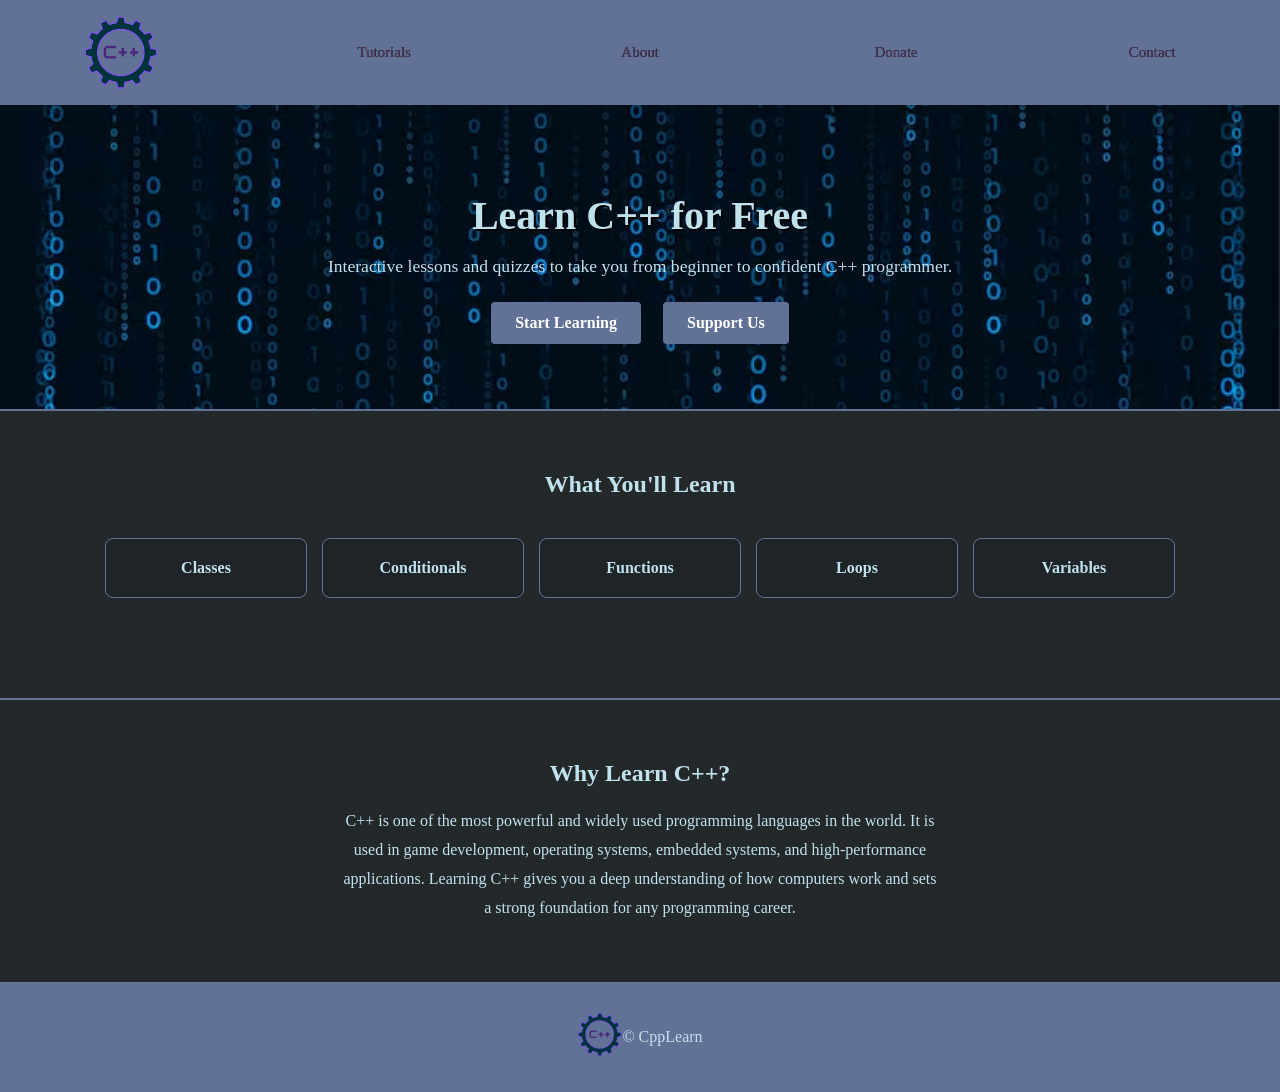
<file: index.html>
<!DOCTYPE html>
<html lang="en">
<head>
  <meta charset="UTF-8" />
  <meta name="viewport" content="width=device-width, initial-scale=1.0" />
  <title>LearnC++ – Home</title>
  <link rel="stylesheet" href="css/styles.css" />
  <link rel="icon" href="./images/logo.png" type="image/png">
  <style>
    .hero-text {
      background-image: url('images/homepagebg.avif');
      background-size: cover;
      background-position: center;
      padding: 60px 40px;
      text-align: center;
      border-bottom: 2px solid #627296;
    }
    .hero-text h1 {
      font-size: 2.5rem;
      margin-bottom: 10px;
    }
    .hero-text p {
      font-size: 1.1rem;
      margin-bottom: 20px;
    }
    .hero-text a {
      display: inline-block;
      margin: 5px;
      padding: 12px 24px;
      border-radius: 4px;
      text-decoration: none;
      font-weight: bold;
      background-color: #627296;
      color: #fff;
    }
    .hero-text a:hover {
      background-color: #6a7c83;
    }
    #text {
      padding: 40px;
    }
    #text h2 {
      margin-bottom: 20px;
    }
    .topic-grid {
      display: flex;
      flex-wrap: wrap;
      gap: 15px;
      justify-content: center;
      margin-bottom: 40px;
    }
    .topic-card {
      background-color: #1e2427;
      border: 1px solid #627296;
      border-radius: 8px;
      padding: 20px 30px;
      text-decoration: none;
      color: #c0e2ed;
      font-weight: bold;
      min-width: 140px;
      text-align: center;
    }
    .topic-card:hover {
      background-color: #627296;
      color: #fff;
    }
    .about-section {
      border-top: 2px solid #627296;
      padding: 40px;
      text-align: center;
    }
    .about-section p {
      max-width: 600px;
      margin: 0 auto;
      line-height: 1.8;
    }
  </style>
</head>
<body>
  <nav class="navbar">
    <ul class="list" id="nav-bar">
        <li class="nav-box home">
            <a class="nav-box home" href="./index.html"><img src="./images/logo.png" alt="Logo" class="logo" style="display: block; margin: 0 auto; height: 75px; width: auto; padding: 15px 25px 15px 10px;"></a></li>
        <li class="nav-box"><a class="nav-box" href="./pages/tutorials.html">Tutorials</a></li>
        <li class="nav-box"><a class="nav-box" href="./pages/aboutus.html">About</a></li>
        <li class="nav-box"><a class="nav-box" href="./pages/donate.html">Donate</a></li>
        <li class="nav-box"><a class="nav-box" href="./pages/contact.html">Contact</a></li>
    </ul>
  </nav>

  <main>
    <div class="hero-text">
      <h1>Learn C++ for Free</h1>
      <p>Interactive lessons and quizzes to take you from beginner to confident C++ programmer.</p>
      <a href="pages/tutorials.html">Start Learning</a>
      &nbsp;
      <a href="pages/donate.html">Support Us</a>
    </div>

    <div id="text">
      <h2>What You'll Learn</h2>
      <div class="topic-grid">
        <a href="pages/classes.html" class="topic-card">Classes</a>
        <a href="pages/conditionals.html" class="topic-card">Conditionals</a>
        <a href="pages/functions.html" class="topic-card">Functions</a>
        <a href="pages/loops.html" class="topic-card">Loops</a>
        <a href="pages/variables.html" class="topic-card">Variables</a>
      </div>
    </div>

    <div class="about-section">
      <h2>Why Learn C++?</h2>
      <p>C++ is one of the most powerful and widely used programming languages in the world. It is used in game development, operating systems, embedded systems, and high-performance applications. Learning C++ gives you a deep understanding of how computers work and sets a strong foundation for any programming career.</p>
    </div>
  </main>

  <footer>
    <a href="index.html"><img src="images/logo.png" alt="LearnC++ Logo" class="logo" /></a>
    <p>&copy; CppLearn</p>
  </footer>
</body>
</html>
</file>
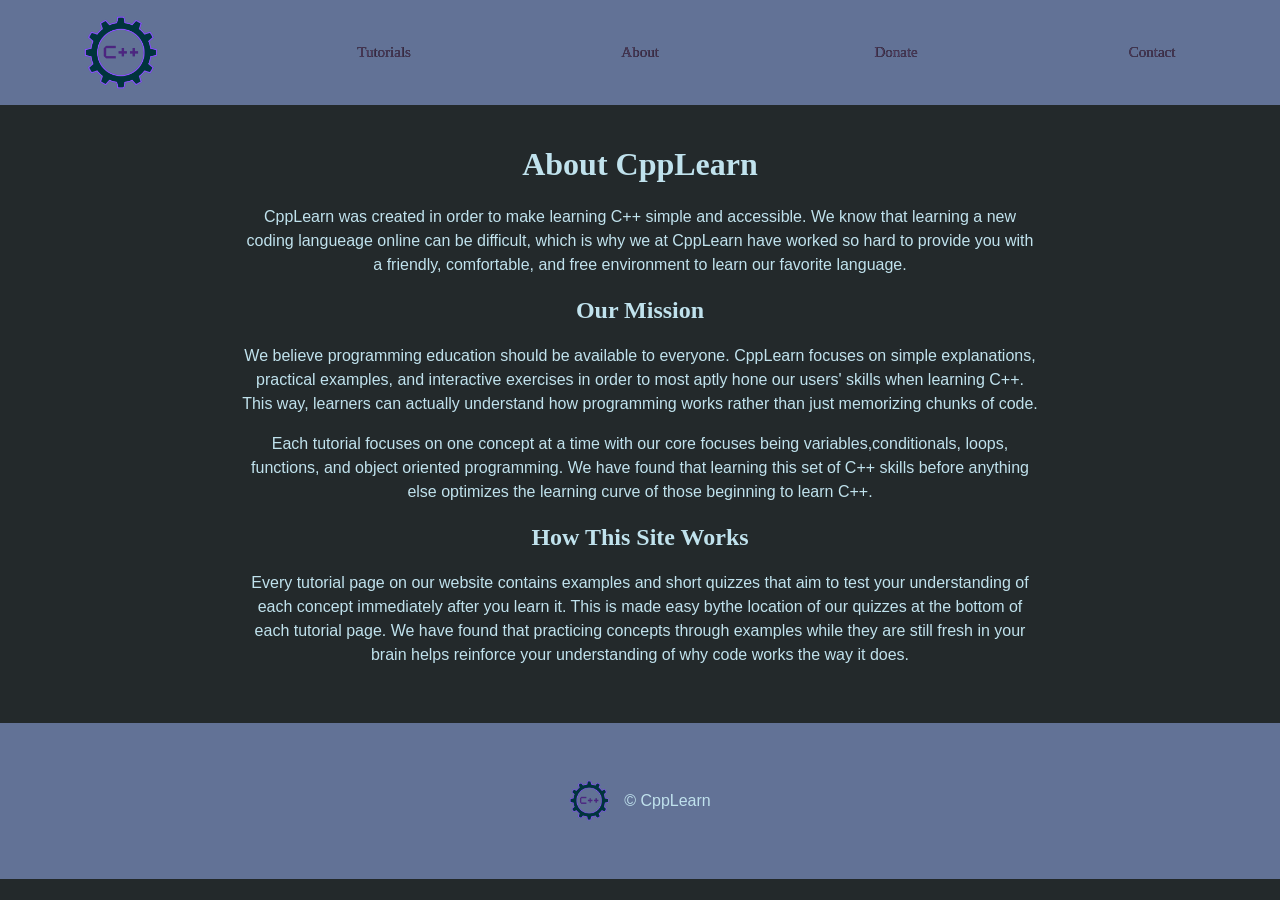
<file: pages/aboutus.html>
<!DOCTYPE html>
<html lang="en">
<head>
<meta charset="UTF-8">
<meta name="viewport" content="width=device-width, initial-scale=1.0">
<title>About CppLearn</title>
<link rel="stylesheet" href="../css/styles.css">
<link rel="icon" href="../images/logo.png" type="image/png">

<style>

html, body {
    overflow-x:hidden;
    width:100%;
}
#text {
    width:100%;
    max-width:1000px;
    margin:0 auto;
    padding:0 20px;
    box-sizing:border-box;
}
p {
    max-width:800px;
    font-family:sans-serif;
    line-height:1.5;
}
.about-intro {
    border-bottom:2px solid #627296;
    max-width:800px;
}
</style>
    
</head>
    <body
        <header>
        <nav class="navbar">
            <ul class="list" id="nav-bar">
                <li class="nav-box home">
                    <a class="nav-box home" href="../index.html">
                        <img src="../images/logo.png" class="logo" style="display:block;margin:0 auto;height:75px;width:auto;padding:15px 25px 15px 10px;">
                    </a>
                </li>
                <li class="nav-box"><a class="nav-box" href="../pages/tutorials.html">Tutorials</a></li>
                <li class="nav-box"><a class="nav-box" href="../pages/aboutus.html">About</a></li>
                <li class="nav-box"><a class="nav-box" href="../pages/donate.html">Donate</a></li>
                <li class="nav-box"><a class="nav-box" href="../pages/contact.html">Contact</a></li>
            </ul>
        </nav>
    </header>
        <div id="text">
            <div style="max-width:800px; margin:auto;">
                <h1>About CppLearn</h1>
                <p class="paragraph">
                    CppLearn was created in order to make learning C++ simple and accessible.
                    We know that learning a new coding langueage online can be difficult, which
                    is why we at CppLearn have worked so hard to provide you with a friendly,
                    comfortable, and free environment to learn our favorite language.
                </p>
                <h2>Our Mission</h2>
                <p>
                    We believe programming education should be available to everyone.
                    CppLearn focuses on simple explanations, practical examples,
                    and interactive exercises in order to most aptly hone our users'
                    skills when learning C++. This way, learners can actually understand
                    how programming works rather than just memorizing chunks of code.
                </p>
                <p>
                    Each tutorial focuses on one concept at a time with our core focuses 
                    being variables,conditionals, loops, functions, and object oriented
                    programming. We have found that learning this set of C++ skills before
                    anything else optimizes the learning curve of those beginning to learn C++.
                </p>
                <h2>How This Site Works</h2>
                <p>
                    Every tutorial page on our website contains examples and short quizzes
                    that aim to test your understanding of each concept immediately after 
                    you learn it. This is made easy bythe location of our quizzes at the 
                    bottom of each tutorial page. We have found that practicing concepts
                    through examples while they are still fresh in your brain helps reinforce
                    your understanding of why code works the way it does.
                </p>
            </div>
        </div>
<footer>
<div id="footer">
<img src="../images/logo.png" width="40">
<p>© CppLearn</p>
</div>
</footer>

</body>
</html>
</file>
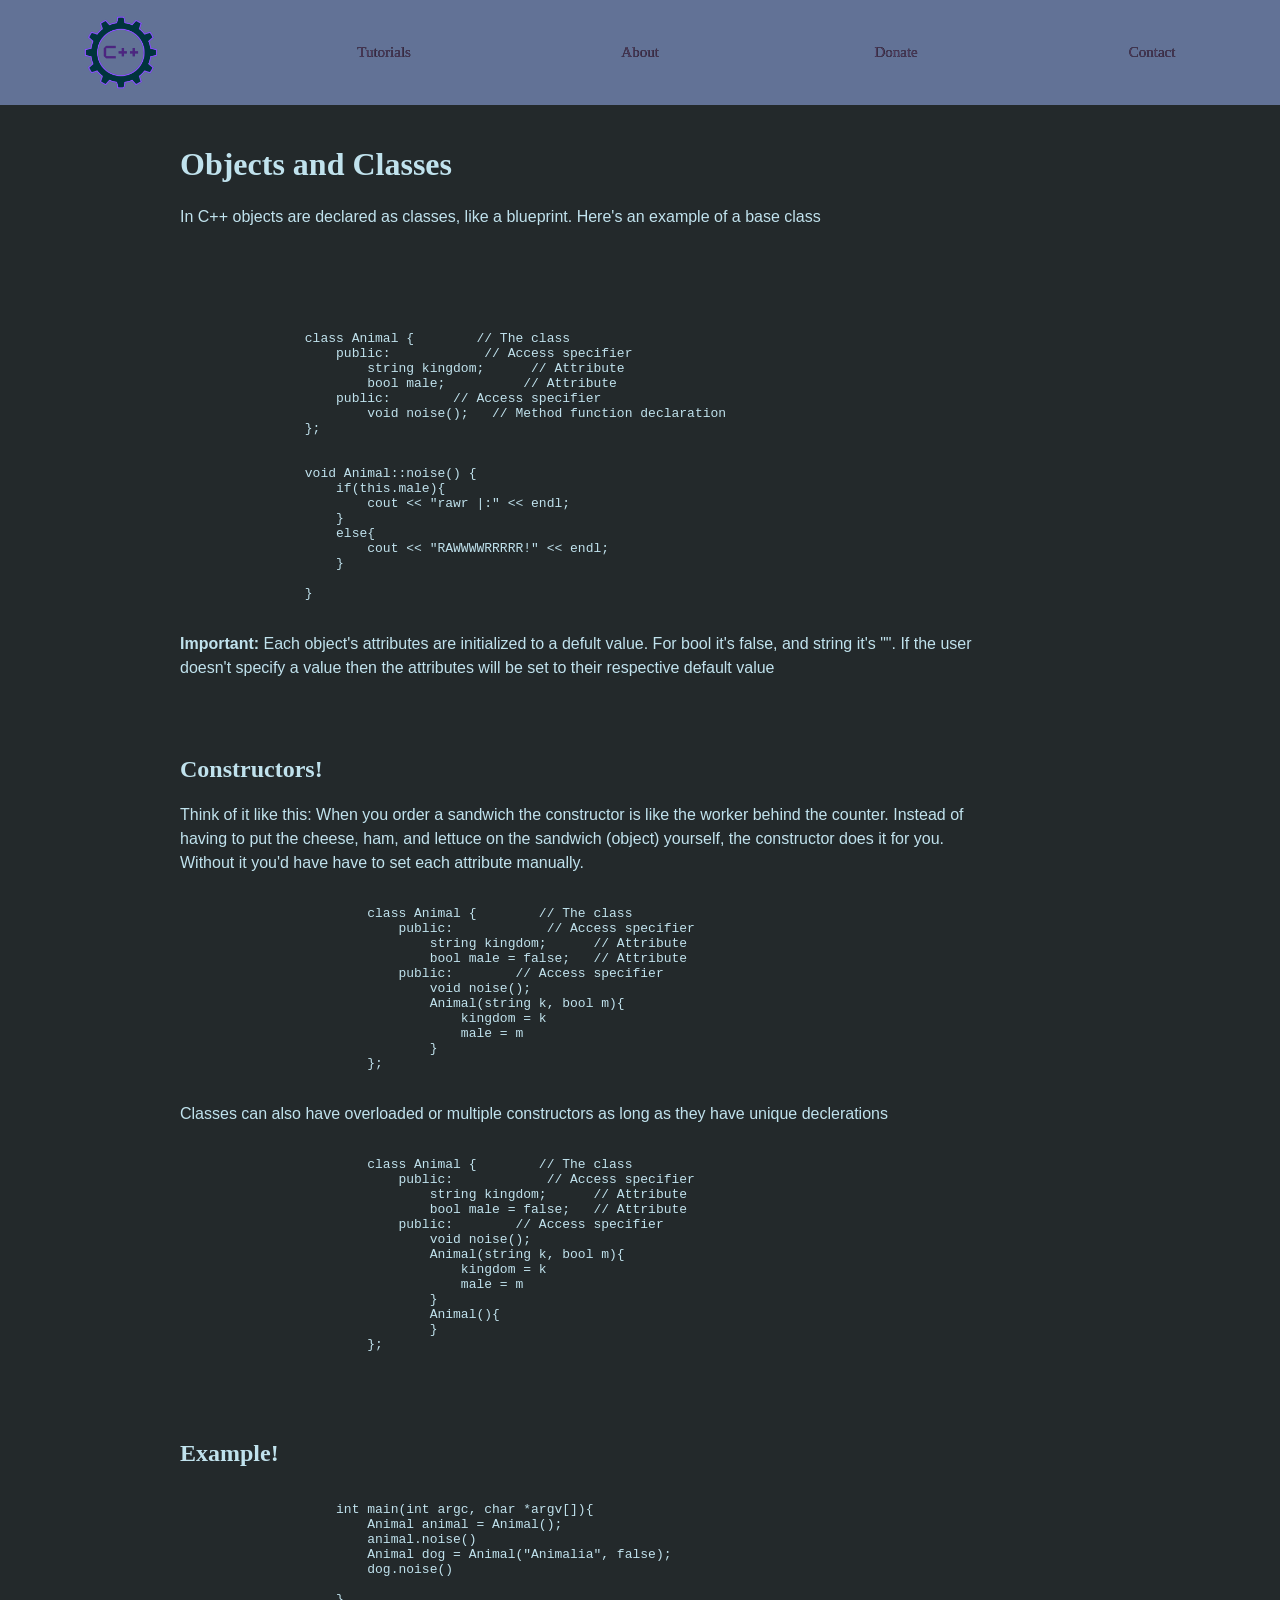
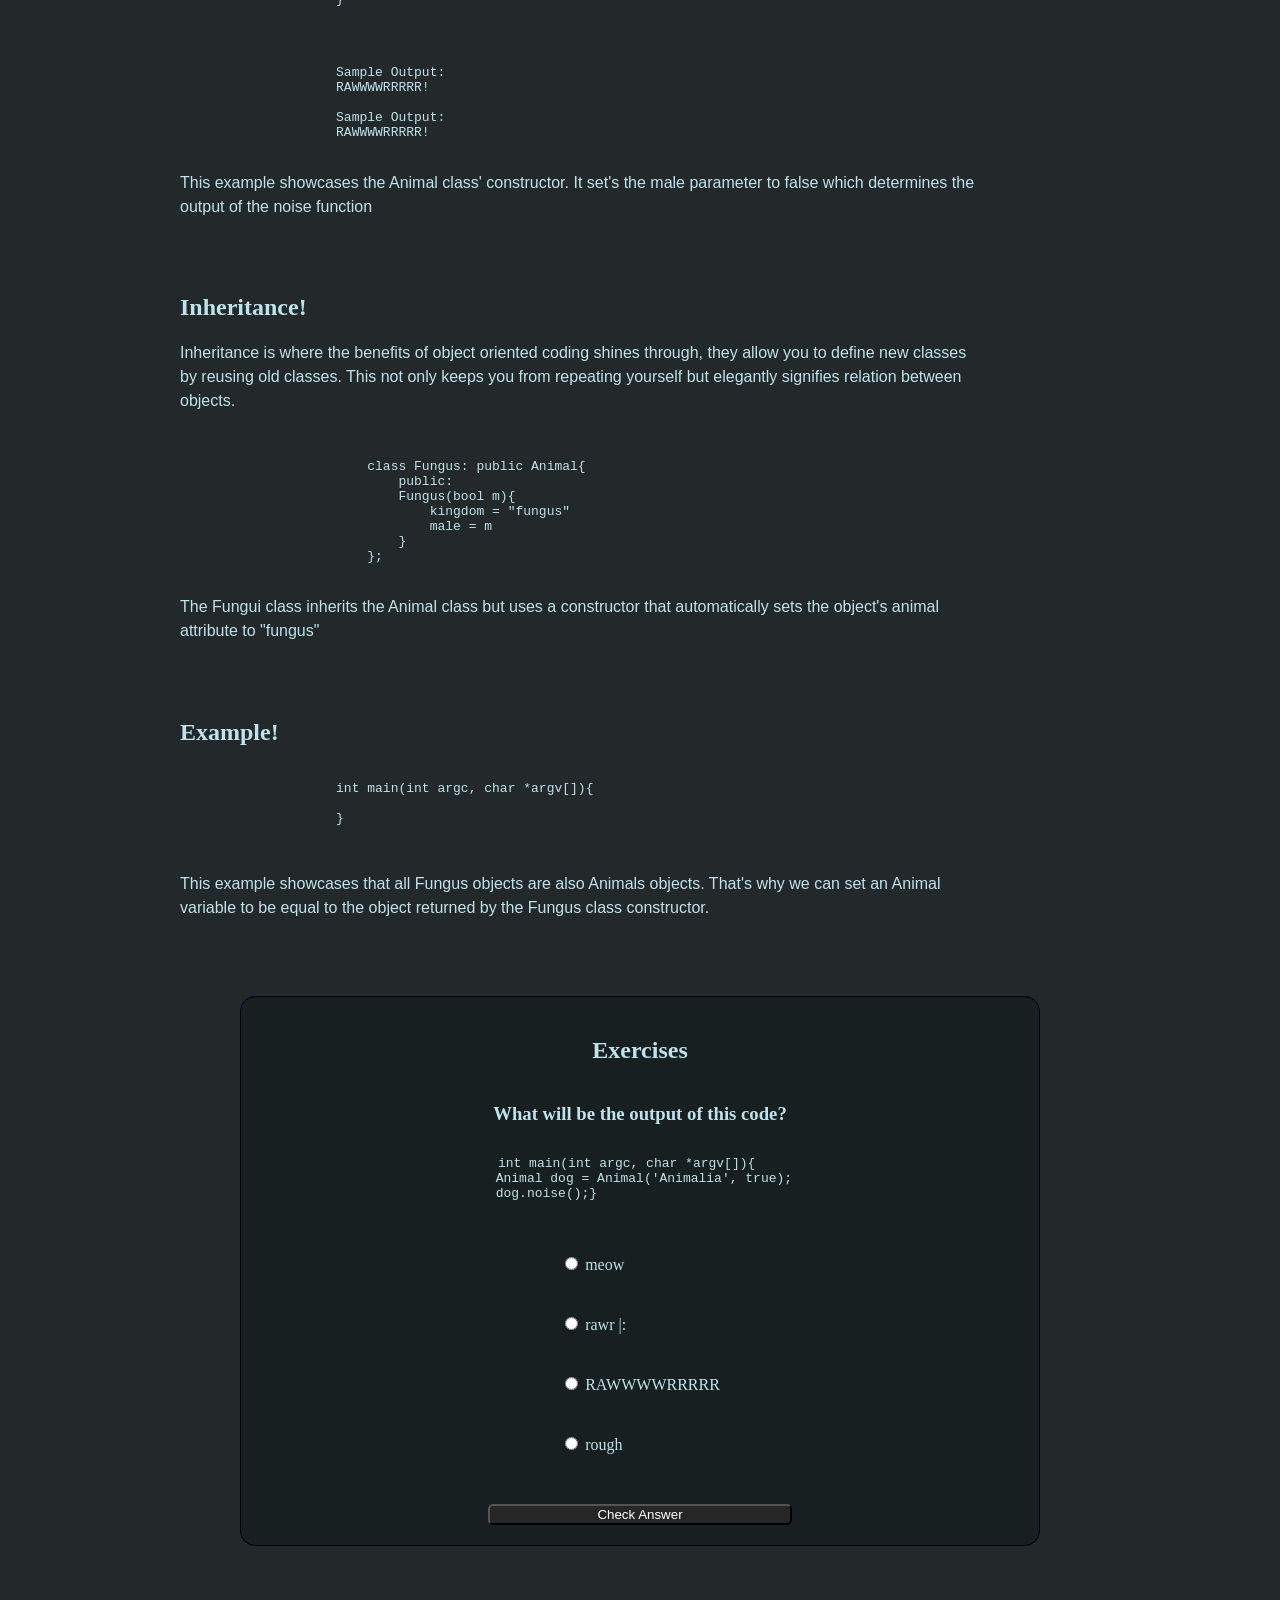
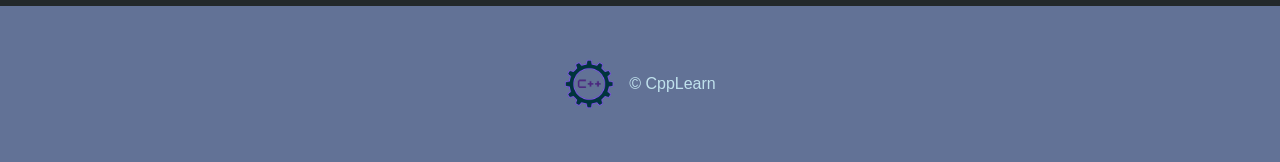
<file: pages/classes.html>
<!DOCTYPE html>
<html lang="en">
<!-- HEADER -->
<!-- HEADER -->
<head>
    <meta charset="UTF-8">
    <meta name="viewport" content="width=device-width, initial-scale=1.0">
    <title> C++ Loops</title>
    <link rel="stylesheet" href="../css/styles.css">
    <link rel="icon" href="../images/logo.png" type="image/png">
    <style>
        html, body {
            overflow-x: hidden;
            width: 100%;
        }
        .page-wrapper {
            width: 100%;
            padding: 0 0 20px 0;
            margin: 0;
            overflow-x: hidden;
        }
        .loop-intro{
            border-bottom: 2px solid #627296;
            width: 100%;
            max-width: 800px;
        }
        #text {
            width: 100%;
            max-width: 1000px;
            margin: 0 auto;
            padding: 0 20px;
            box-sizing: border-box;
        }
        p {
            width: 100%;
            max-width: 800px;
            font-family: sans-serif;
            line-height: 1.5;
            margin-left: 0;
            margin-right: auto;

        }
        .code {
            border-radius: 5px;
            width: fit-content;  
            max-width: 100%;      
            min-width: 200px;     
            margin: 10px 0;      
            background-color: #1e2427;
            padding: 10px;
            overflow-x: auto;
        }
        button {
            margin-top: 10px;
            width: 40%;
            color: #fff;
            background-color: #262627;
            border-radius: 5px;
        }
        .quiz-code {
            max-width: 100%;
            overflow-x: auto;
        }
        .quiz-box {
            border: 1px solid #001;
            background-color: rgb(24, 31, 32);
            border-radius: 15px;
            width: 100%;
            max-width: 800px;
            height: auto;
            display: flex;
            flex-direction: column;
            align-items: center; 
            justify-content: center;
            padding: 20px;
            margin: 20px auto;
            box-sizing: border-box;
        }
        div {
            text-align: left;
        }
        code {
            padding: 10px;
            max-width: 75%;
        }
        footer {
            width: 100%;
            display: flex;
            justify-content: center;
        }
    </style>
</head>
<!-- HEADER -->


 

    



<body>
    <header>
        <!-- NAV BAR -->
        <nav class="navbar">
            <ul class="list" id="nav-bar">
                <li class="nav-box home">
                    <a class="nav-box home" href="../index.html"><img src="../images/logo.png" alt="Logo" class="logo" style="display: block; margin: 0 auto; height: 75px; width: auto; padding: 15px 25px 15px 10px;"></a></li>
                <li class="nav-box"><a class="nav-box" href="../pages/tutorials.html">Tutorials</a></li>
                <li class="nav-box"><a class="nav-box" href="../pages/aboutus.html">About</a></li>
                <li class="nav-box"><a class="nav-box" href="../pages/donate.html">Donate</a></li>
                <li class="nav-box"><a class="nav-box" href="../pages/contact.html">Contact</a></li>
            </ul>
          </nav>
        <!-- background image -->
    </header>    

    <div id="text">
        <div class="class-intro">
            <h1 id="donate-header">Objects and Classes</h1>
            <p class="paragraph">In C++ objects are declared as classes, like a blueprint. Here's an example of a base class
            </p><br>
        </div>
        <div id="base-class">
        <pre><code>
                class Animal {        // The class
                    public:            // Access specifier
                        string kingdom;      // Attribute
                        bool male;          // Attribute
                    public:        // Access specifier
                        void noise();   // Method function declaration
                };


                void Animal::noise() {
                    if(this.male){
                        cout << "rawr |:" << endl;
                    }
                    else{
                        cout << "RAWWWWRRRRR!" << endl;
                    }
                    
                }
            </code></pre>
            <p class="warning"><strong>Important: </strong> Each object's attributes are initialized to a defult value. For bool it's false, and string it's "". 
                If the user doesn't specify a value then the attributes will be set to their respective default value</p>
            </div>


            <div id="constructors">
                <h2> Constructors! </h2>
                <p>Think of it like this: When you order a sandwich the constructor is like the worker behind the counter. 
                    Instead of having to put the cheese, ham, and lettuce on the sandwich (object) yourself, 
                    the constructor does it for you. Without it you'd have have to set each attribute manually. 

                    </p>
                    <pre><code>
                        class Animal {        // The class
                            public:            // Access specifier
                                string kingdom;      // Attribute
                                bool male = false;   // Attribute
                            public:        // Access specifier
                                void noise();
                                Animal(string k, bool m){
                                    kingdom = k
                                    male = m
                                }
                        }; 
                    </pre></code>
                    <p> Classes can also have overloaded or multiple constructors as long as they have unique declerations</p>
                    <pre><code>
                        class Animal {        // The class
                            public:            // Access specifier
                                string kingdom;      // Attribute
                                bool male = false;   // Attribute
                            public:        // Access specifier
                                void noise();
                                Animal(string k, bool m){
                                    kingdom = k
                                    male = m
                                }
                                Animal(){
                                }
                        }; 
                    </pre></code>
           </div>
    
            <div class="example">
                <h2>Example! </h2>
                <pre><code>
                    int main(int argc, char *argv[]){
                        Animal animal = Animal();
                        animal.noise()
                        Animal dog = Animal("Animalia", false);
                        dog.noise()
                        
                    }
                            
                </code></pre>
                <pre><code>
                    Sample Output:
                    RAWWWWRRRRR!

                    Sample Output:
                    RAWWWWRRRRR!
                </code></pre>
                <p>This example showcases the Animal class' constructor. It set's the male parameter to false which determines the output of the noise function</p>

            </div>

            <div id="inheritance">
                <h2> Inheritance! </h2>
                <p> Inheritance is where the benefits of object oriented coding shines through, they allow you to define new classes by reusing old classes. 
                    This not only keeps you from repeating yourself but elegantly signifies relation between objects. </p>
                    <pre><code>

                        class Fungus: public Animal{
                            public:
                            Fungus(bool m){
                                kingdom = "fungus"
                                male = m
                            }
                        };
                    </pre></code>
                    <p> The Fungui class inherits the Animal class but uses a constructor that automatically sets the object's animal attribute to "fungus"</p>
           </div>

           <div class="example">
                <h2>Example! </h2>
                <pre><code>
                    int main(int argc, char *argv[]){
                        
                    }
 
                </code></pre>
                <p>This example showcases that all Fungus objects are also Animals objects. That's why we can set an Animal variable to be equal to the object returned by the Fungus class constructor.
        </div>


            
            <div class="classes" id="exercises"></div>

        </div>
          
        <footer>
            <div id="footer">
                <img src="../images/logo.png" alt="c++" style="width: 50px;">
                <p>&copy; CppLearn</p>
            </div>
        </footer>
    <script src="https://code.jquery.com/jquery-3.7.1.min.js"></script>
    <script src="../js/classes.js"></script>
</body>
</html>
</file>
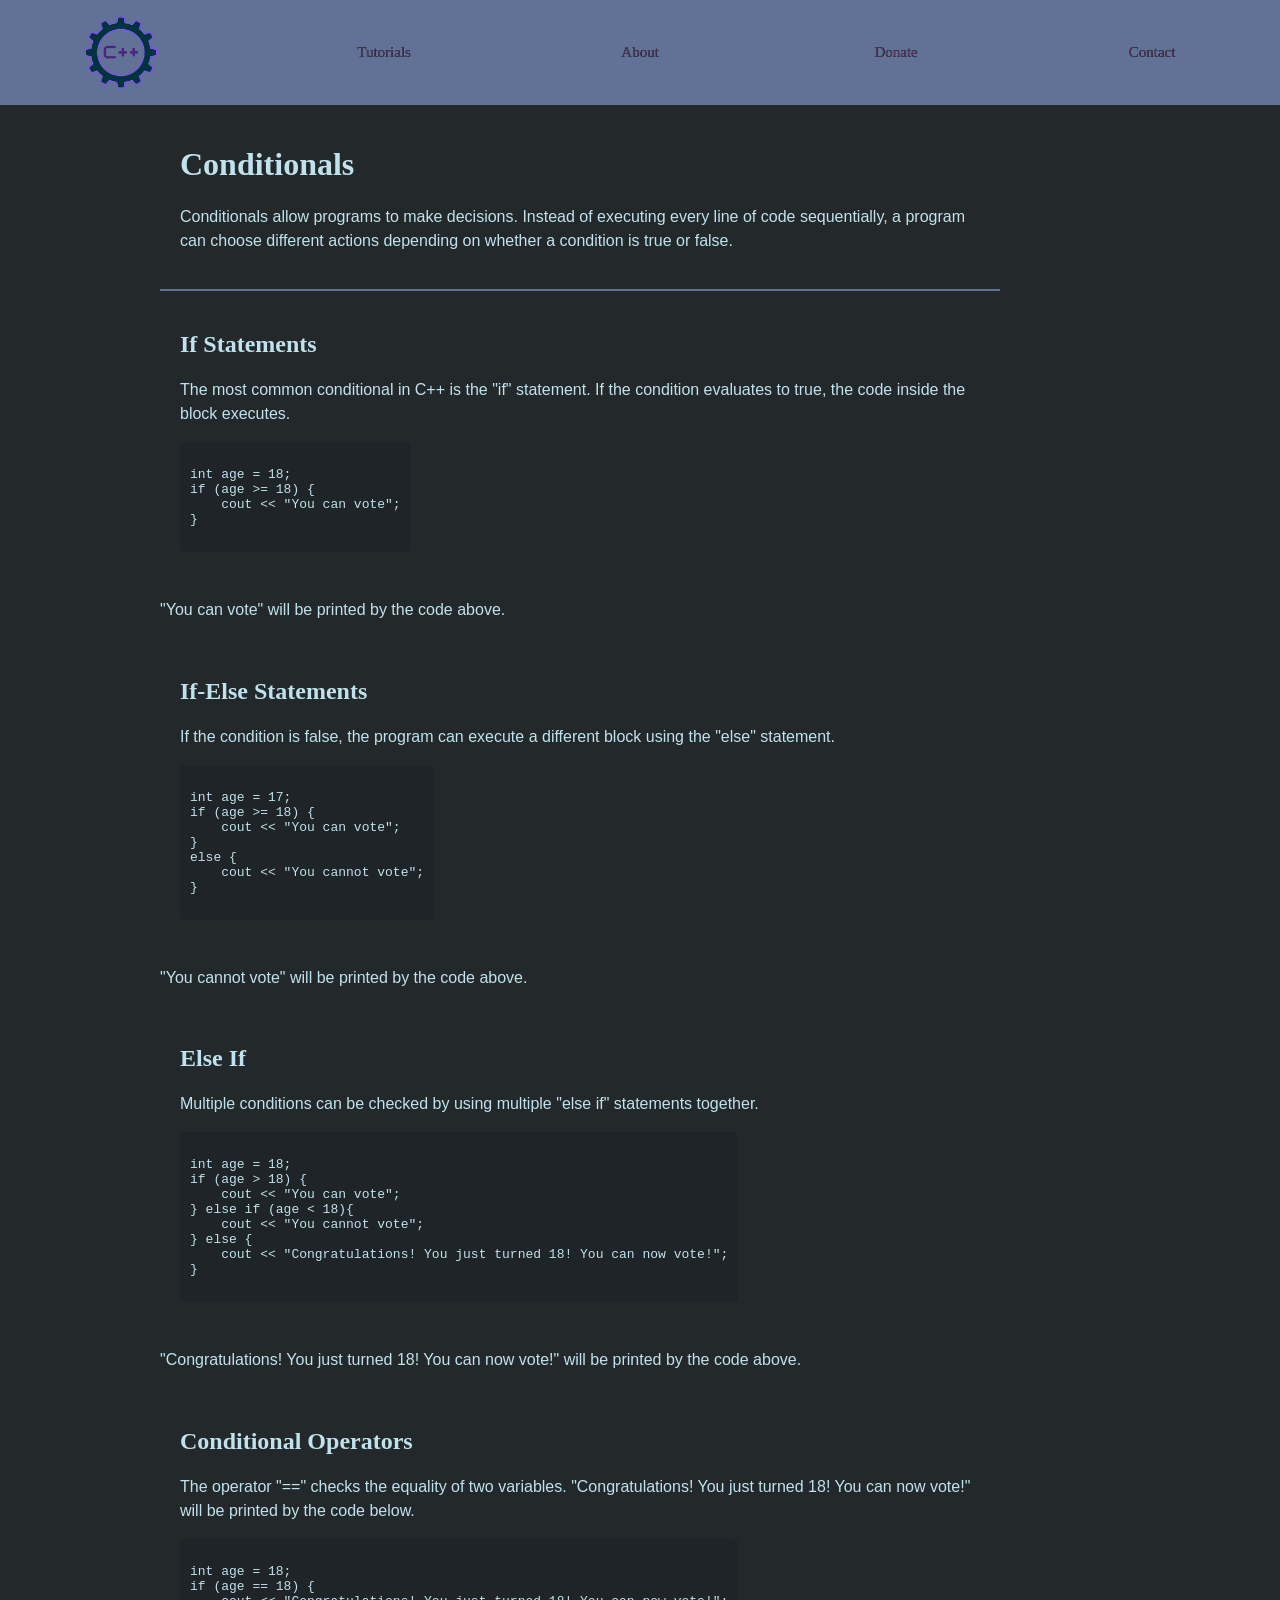
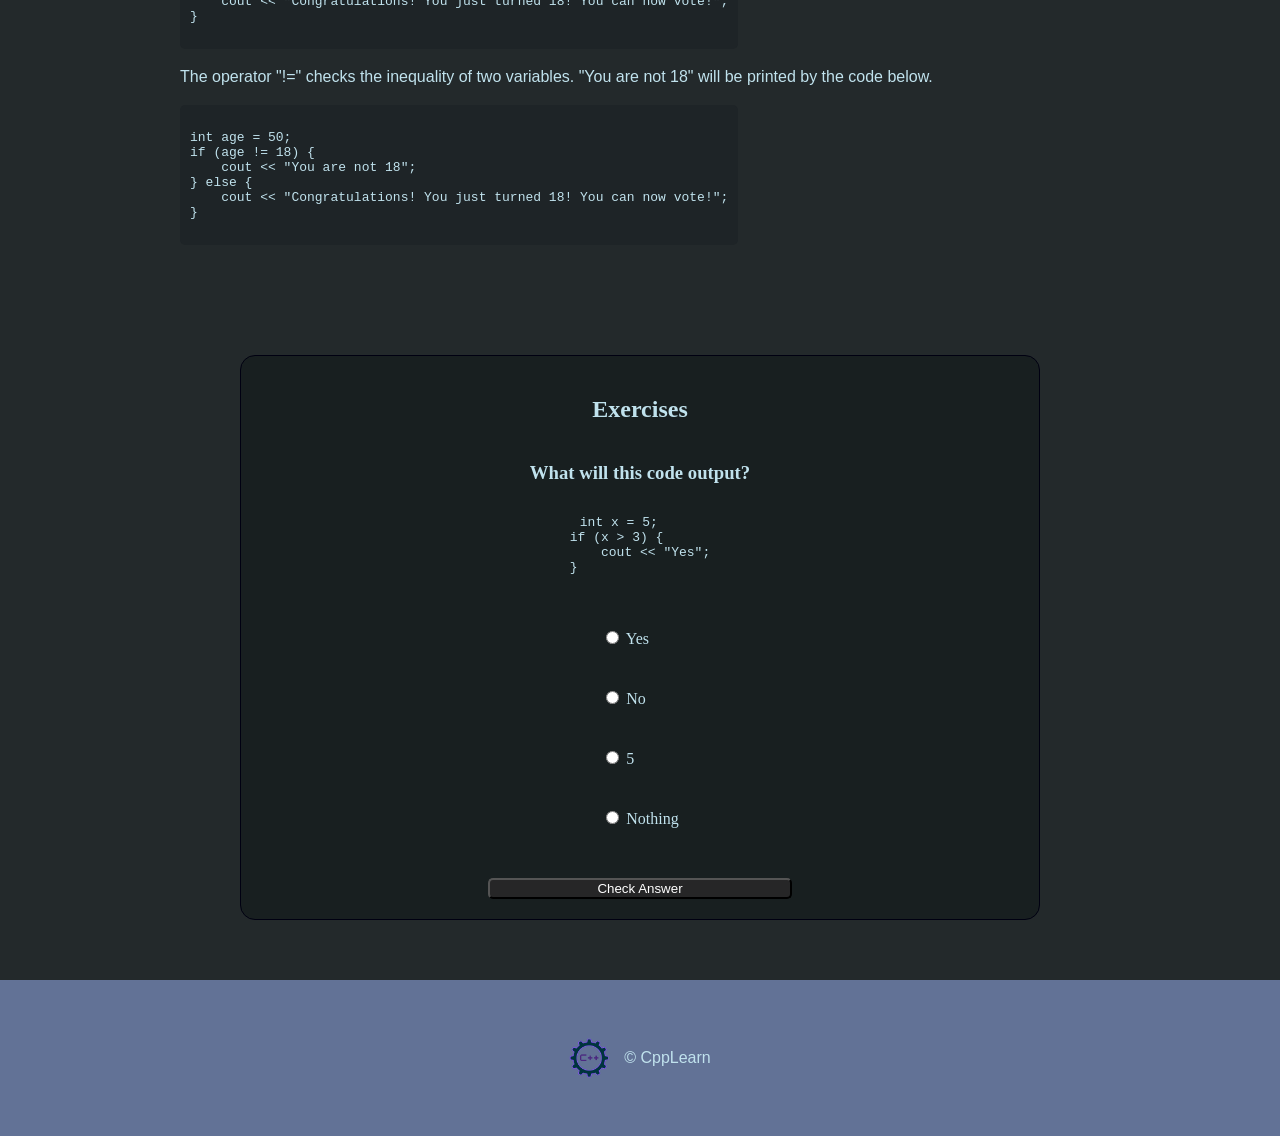
<file: pages/conditionals.html>
<!DOCTYPE html>
<html lang="en">

<head>
    <meta charset="UTF-8">
    <meta name="viewport" content="width=device-width, initial-scale=1.0">
    <title>C++ Conditionals</title>
    <link rel="stylesheet" href="../css/styles.css">
    <link rel="icon" href="../images/logo.png" type="image/png">
    <script src="https://code.jquery.com/jquery-3.6.0.min.js"></script>
    <script src="../js/conditionals.js"></script>
    
</head>
    <style>
        html, body {
            overflow-x: hidden;
            width: 100%;
        }
        .page-wrapper {
            width: 100%;
            padding: 0 0 20px 0;
            margin: 0;
            overflow-x: hidden;
        }
        .loop-intro{
            border-bottom: 2px solid #627296;
            width: 100%;
            max-width: 800px;
        }
        #text {
            width: 100%;
            max-width: 1000px;
            margin: 0 auto;
            padding: 0 20px;
            box-sizing: border-box;
        }
        p {
            width: 100%;
            max-width: 800px;
            font-family: sans-serif;
            line-height: 1.5;
            margin-left: 0;
            margin-right: auto;
        }
        .code {
            border-radius: 5px;
            width: fit-content;  
            max-width: 100%;      
            min-width: 200px;     
            margin: 10px 0;      
            background-color: #1e2427;
            padding: 10px;
            overflow-x: auto;
        }
        button {
            margin-top: 10px;
            width: 40%;
            color: #fff;
            background-color: #262627;
            border-radius: 5px;
        }
        .quiz-code {
            max-width: 100%;
            overflow-x: auto;
        }
        .quiz-box {
            border: 1px solid #001;
            background-color: rgb(24, 31, 32);
            border-radius: 15px;
            width: 100%;
            max-width: 800px;
            height: auto;
            display: flex;
            flex-direction: column;
            align-items: center; 
            justify-content: center;
            padding: 20px;
            margin: 20px auto;
            box-sizing: border-box;
        }
        #exercises {
            margin-top: 40px;
        }
        div {
            text-align: left;
        }
        code {
            padding: 10px;
            max-width: 75%;
        }
        footer {
            width: 100%;
            display: flex;
            justify-content: center;
        }
    </style>
<body>

<header>
    <nav class="navbar">
        <ul class="list" id="nav-bar">
            <li class="nav-box home">
                <a class="nav-box home" href="../index.html"><img src="../images/logo.png" class="logo" style="display:block;margin:0 auto;height:75px;width:auto;padding:15px 25px 15px 10px;"></a></li>
            <li class="nav-box"><a class="nav-box" href="../pages/tutorials.html">Tutorials</a></li>
            <li class="nav-box"><a class="nav-box" href="../pages/aboutus.html">About</a></li>
            <li class="nav-box"><a class="nav-box" href="../pages/donate.html">Donate</a></li>
            <li class="nav-box"><a class="nav-box" href="../pages/contact.html">Contact</a></li>
        </ul>
    </nav>

</header>

<div id="text">
        <div class="loop-intro">
            <h1>Conditionals</h1>
            <p class="paragraph">Conditionals allow programs to make decisions. Instead of executing every line of code sequentially, a program can choose different actions depending on whether a condition is true or false.
            </p>
        </div>
        <div>
            <h2>If Statements</h2>
            <p>
                The most common conditional in C++ is the "if" statement. If the condition evaluates to true, the code inside the block executes.
            </p>
            <pre class="code"><code>
int age = 18;
if (age >= 18) {
    cout << "You can vote";
}
            </code></pre>
        </div>
            <p>
                "You can vote" will be printed by the code above.
            </p>
        <div>
            <h2>If-Else Statements</h2>
            <p>
                If the condition is false, the program can execute a different block using the "else" statement.
            </p>
            <pre class="code"><code>
int age = 17;
if (age >= 18) {
    cout << "You can vote";
} 
else {
    cout << "You cannot vote";
}
            </code></pre>
        </div>
            <p>
                "You cannot vote" will be printed by the code above.
            </p>
        <div>
            <h2>Else If</h2>
            <p>
                Multiple conditions can be checked by using multiple "else if" statements together.
            </p>
            <pre class="code"><code>
int age = 18;
if (age > 18) {
    cout << "You can vote";
} else if (age < 18){
    cout << "You cannot vote";
} else {
    cout << "Congratulations! You just turned 18! You can now vote!";
}
            </code></pre>
        </div>
            <p>
                "Congratulations! You just turned 18! You can now vote!" will be printed by the code above.
            </p>
        <div>
            <h2>Conditional Operators</h2>
            <p>
                The operator "==" checks the equality of two variables. "Congratulations! You just turned 18! You can now vote!" will be printed by the code below.
            </p>
            <pre class="code"><code>
int age = 18;
if (age == 18) {
    cout << "Congratulations! You just turned 18! You can now vote!";
}
            </code></pre>
            <p>
                The operator "!=" checks the inequality of two variables. "You are not 18" will be printed by the code below.
            </p>
            <pre class="code"><code>
int age = 50;
if (age != 18) {
    cout << "You are not 18";
} else {
    cout << "Congratulations! You just turned 18! You can now vote!";
}
            </code></pre>
        </div>
        <div id="exercises"></div>
    </div>

    <footer>
        <div id="footer">
            <img src="../images/logo.png" width="40">
            <p>© CppLearn</p>
        </div>
    </footer>
</body>
</html>
</file>
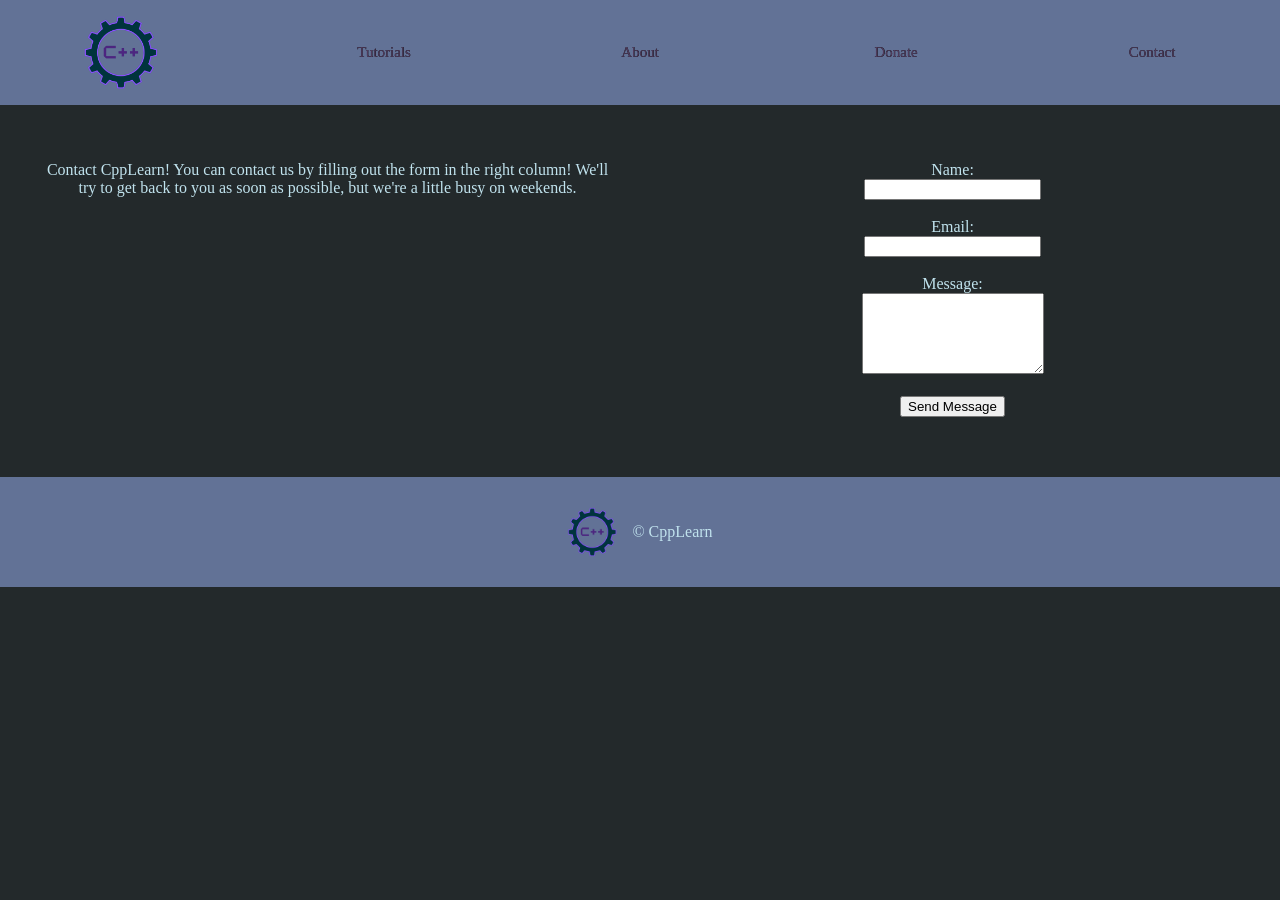
<file: pages/contact.html>
<!DOCTYPE html>
<html lang="en">
<!-- HEADER -->

<head>
    <meta charset="UTF-8">
    <meta name="viewport" content="width=device-width, initial-scale=1.0">
    <title> Contact CppLearn</title>
    <link rel="stylesheet" href="../css/styles.css">
    <link rel="icon" href="../images/logo.png" type="image/png">
    <style>
        .container {
            display: grid;
            grid-template-columns: 1fr 1fr;
            gap: 10px;
        }

        .box {
            padding: 20px;
        }

        #footer {
            padding: 0;
        }
    </style>
</head>
<!-- HEADER -->

<body>
    <header>
        <!-- NAV BAR -->
        <nav class="navbar">
            <ul class="list" id="nav-bar">
                <li class="nav-box home">
                    <a class="nav-box home" href="../index.html"><img src="../images/logo.png" alt="Logo" class="logo" style="display: block; margin: 0 auto; height: 75px; width: auto; padding: 15px 25px 15px 10px;"></a></li>
                <li class="nav-box"><a class="nav-box" href="../pages/tutorials.html">Tutorials</a></li>
                <li class="nav-box"><a class="nav-box" href="../pages/aboutus.html">About</a></li>
                <li class="nav-box"><a class="nav-box" href="../pages/donate.html">Donate</a></li>
                <li class="nav-box"><a class="nav-box" href="../pages/contact.html">Contact</a></li>
            </ul>
          </nav>
        <!-- background image -->
        <!-- <img src="home.jpg" alt="neon-arcade" class="hero-image"> -->
    </header>

    <div class="container">
        <div class="box">
            <p> Contact CppLearn! You can contact us by filling out the form in the right column! We'll try to get back to you as soon
                as possible, but we're a little busy on weekends.
        </div>
        <div class="box">
            <form>
                </p>
                <label for="name">Name:</label><br>
                <input type="text" id="name" name="name" required><br><br>

                <label for="email">Email:</label><br>
                <input type="email" id="email" name="email" required><br><br>

                <label for="message">Message:</label><br>
                <textarea id="message" name="message" rows="5" required></textarea><br><br>
                <button type="submit">Send Message</button>
        </div>

    </div>




    </form>
    </div>

    <!-- FOOTER -->
    <footer>
        <div id="footer">
            <img src="../images/logo.png" alt="c++" style="width: 50px;">
            <p>&copy; CppLearn</p>
        </div>
    </footer>
</body>

</html>
</file>
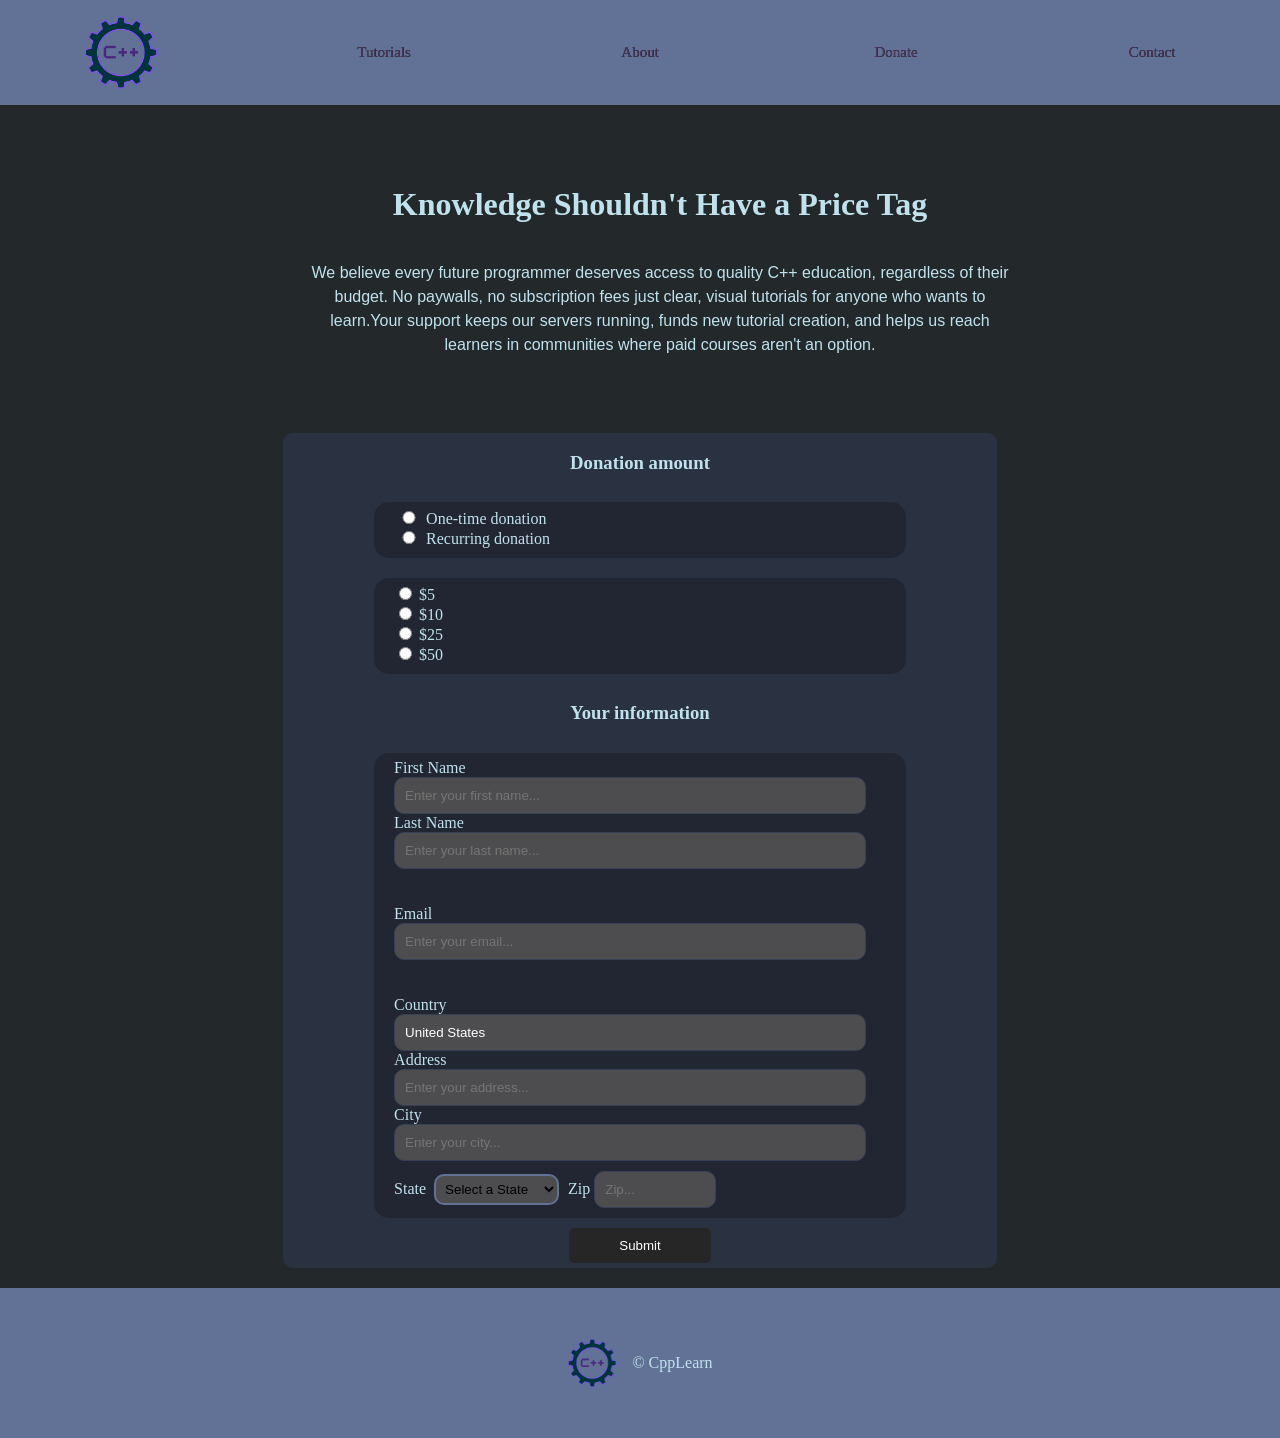
<file: pages/donate.html>
<!DOCTYPE html>
<html lang="en">
<head>
   <meta charset="UTF-8">
   <meta name="viewport" content="width=device-width, initial-scale=1.0">
   <title>Donate</title>
   <link rel="stylesheet" href="../css/styles.css">
   <link rel="icon" href="../images/logo.png" type="image/png">
   <!-- STYLE START -->
   <style>
        html, body {
          overflow-x: hidden;
          width: 100%;
      }
       .hero-text h1 {
         text-align: center;
       }
       .logo-container {
           background-color: #627296;
       }
       .intro {
            display: flex;
            justify-content: center;
            width: 100%;
            margin: 20px 0;
        }
       .intro-text {
            width: 70%;
            display: flex;
            flex-direction: column;
            justify-content: center;
            align-items: center;
       }
       .paragraph {
            width: 80%;
            font-family: sans-serif;
            line-height: 1.5
       }
       fieldset {
           border-radius: 15px;
           margin: 10px;
           border: none;
           background-color: #212632;
           text-align: left;
           padding-left: 20px;
           width: 70%
       }
       input[type="text"] {
           border: 1px solid #374054;
           background-color: rgb(77, 77, 79);
           width: 90%;
           height: 10%;
           padding: 10px;
           border-radius: 10px;
           color: #fff;
       }
       input[value="United States"] {
           color: #fff;
       }
       select {
           border-radius: 10px;
           border: 2px solid #627296;
           background-color: rgb(77, 77, 79);
           color: #000;
           padding: 5px;
           margin-right: 5px;
           width: 25%;
       }
       #zip {
           width: 20%;
           height: 7%;
           margin-top: 10px;
       }
       #donate-form {
           display: flex;
           text-align: center;
           width: 100%;
           padding: 0 45px 0 45px;
           box-sizing: border-box;
           justify-content: center;
           align-items: center;
       }
       form {
           background-color: #2a3140;
           border-radius: 10px;
           display: flex;
           flex-direction: column;
           align-items: center;
           width: 60%;
       }       
       input[name="frequency"] {
           width: 20px;
       }
       input[type="submit"] {
            padding: 10px;
            margin-bottom: 5px;
            width: 20%;
            color: #fff;
            background-color: #262627;
            border: 0;
            border-radius: 5px;
       }
       /* RESPONSIVE START */
       @media screen and (max-width: 600px) 
       {
         body {
            overflow-x: hidden;
        }
        #zip, #state {
            display: flex;
            flex-direction: column;
            text-align: left;
            width: auto;
        }
        input[type="submit"] {
            width: 90%;
        }
        form {
            width: 90%;
        }
        fieldset {
            width: 90%;
            padding: 10px;
        }
       }
   </style>
</head>
<!-- BODY START -->
<body>
    <!-- HEADER -->
   <header>
       <nav class="navbar">
           <ul class="list" id="nav-bar">
               <li class="nav-box home">
                   <a class="nav-box home" href="../index.html"><img src="../images/logo.png" alt="Logo" class="logo" style="display: block; margin: 0 auto; height: 75px; width: auto; padding: 15px 25px 15px 10px;"></a></li>
               <li class="nav-box"><a class="nav-box" href="../pages/tutorials.html">Tutorials</a></li>
               <li class="nav-box"><a class="nav-box" href="../pages/aboutus.html">About</a></li>
               <li class="nav-box"><a class="nav-box" href="../pages/donate.html">Donate</a></li>
               <li class="nav-box"><a class="nav-box" href="../pages/contact.html">Contact</a></li>
           </ul>
       </nav>
       <!-- INTRO -->
       <div class="intro">
           <div class="intro-text">
               <h1 id="donate-header">Knowledge Shouldn't Have a Price Tag</h1>
               <p class="paragraph">We believe every future programmer deserves
                   access to quality C++ education, regardless of their budget.
                   No paywalls, no subscription fees just clear, visual tutorials
                   for anyone who wants to learn.Your support keeps our servers
                   running, funds new tutorial creation, and helps us reach
                   learners in communities where paid courses aren't an option.</p>
           </div>
   </header>   
   <div id="donate-form">
       <form>
           <!-- recurring? -->
            <h3>Donation amount</h3>
           <fieldset>
               <input type="radio" id="once" name="frequency" value="One-time">
               <label for="One-time">One-time donation</label><br>
               <input type="radio" id="repeat" name="frequency" value="recurring">
               <label for="recurring">Recurring donation</label><br>
           </fieldset>
           <!-- radio buttons (how much to donate) -->
           <fieldset>
               <input type="radio" id="5" name="donation" value="5">
               <label for="5">$5</label><br>
               <input type="radio" id="10" name="donation" value="10">
               <label for="10">$10</label><br>
               <input type="radio" id="25" name="donation" value="25">
               <label for="25">$25</label><br>
               <input type="radio" id="50" name="donation" value="50">
               <label for="50">$50</label><br>
           </fieldset>
           <!-- personal info for donation -->
           <h3>Your information</h3>
           <fieldset>
               <label for="fname">First Name</label><br>
               <input type="text" id="fname" name="fname" placeholder="Enter your first name..."><br>
               <label for="lname">Last Name</label><br>
               <input type="text" id="lname" name="lname" placeholder="Enter your last name..."><br><br><br>


               <label for="email">Email</label><br>
               <input type="text" id="email" name="email" placeholder="Enter your email..."><br><br><br>


               <label for="country">Country</label><br>
               <input type="text" id="country" name="country" value="United States"><br>
               <label for="address">Address</label><br>
               <input type="text" id="address" name="address" placeholder="Enter your address..."><br>
               <label for="city">City</label><br>
               <input type="text" id="city" name="city" placeholder="Enter your city..."><br>
               <label for="state">State&nbsp</label>
               <select id="state" name="state">
                   <option value="">Select a State</option>
                   <option value="AL">Alabama</option>
                   <option value="AK">Alaska</option>
                   <option value="AZ">Arizona</option>
                   <option value="AR">Arkansas</option>
                   <option value="CA">California</option>
                   <option value="CO">Colorado</option>
                   <option value="CT">Connecticut</option>
                   <option value="DE">Delaware</option>
                   <option value="FL">Florida</option>
                   <option value="GA">Georgia</option>
                   <option value="HI">Hawaii</option>
                   <option value="ID">Idaho</option>
                   <option value="IL">Illinois</option>
                   <option value="IN">Indiana</option>
                   <option value="IA">Iowa</option>
                   <option value="KS">Kansas</option>
                   <option value="KY">Kentucky</option>
                   <option value="LA">Louisiana</option>
                   <option value="ME">Maine</option>
                   <option value="MD">Maryland</option>
                   <option value="MA">Massachusetts</option>
                   <option value="MI">Michigan</option>
                   <option value="MN">Minnesota</option>
                   <option value="MS">Mississippi</option>
                   <option value="MO">Missouri</option>
                   <option value="MT">Montana</option>
                   <option value="NE">Nebraska</option>
                   <option value="NV">Nevada</option>
                   <option value="NH">New Hampshire</option>
                   <option value="NJ">New Jersey</option>
                   <option value="NM">New Mexico</option>
                   <option value="NY">New York</option>
                   <option value="NC">North Carolina</option>
                   <option value="ND">North Dakota</option>
                   <option value="OH">Ohio</option>
                   <option value="OK">Oklahoma</option>
                   <option value="OR">Oregon</option>
                   <option value="PA">Pennsylvania</option>
                   <option value="RI">Rhode Island</option>
                   <option value="SC">South Carolina</option>
                   <option value="SD">South Dakota</option>
                   <option value="TN">Tennessee</option>
                   <option value="TX">Texas</option>
                   <option value="UT">Utah</option>
                   <option value="VT">Vermont</option>
                   <option value="VA">Virginia</option>
                   <option value="WA">Washington</option>
                   <option value="WV">West Virginia</option>
                   <option value="WI">Wisconsin</option>
                   <option value="WY">Wyoming</option>
               </select>
               <label for="fname">Zip </label>
               <input type="text" id="zip" name="zip" placeholder="Zip...">
           </fieldset>
           <input type="submit">
       </form>
   </div>

   <!-- FOOTER -->
   <footer>
    <div id="footer">
        <img src="../images/logo.png" alt="c++" style="width: 50px;">
        <p>&copy; CppLearn</p>
    </div>
</footer>
   <script src="https://code.jquery.com/jquery-3.7.1.min.js"></script>
   <script src="../js/donate.js"></script>
</body>
</html>
</file>
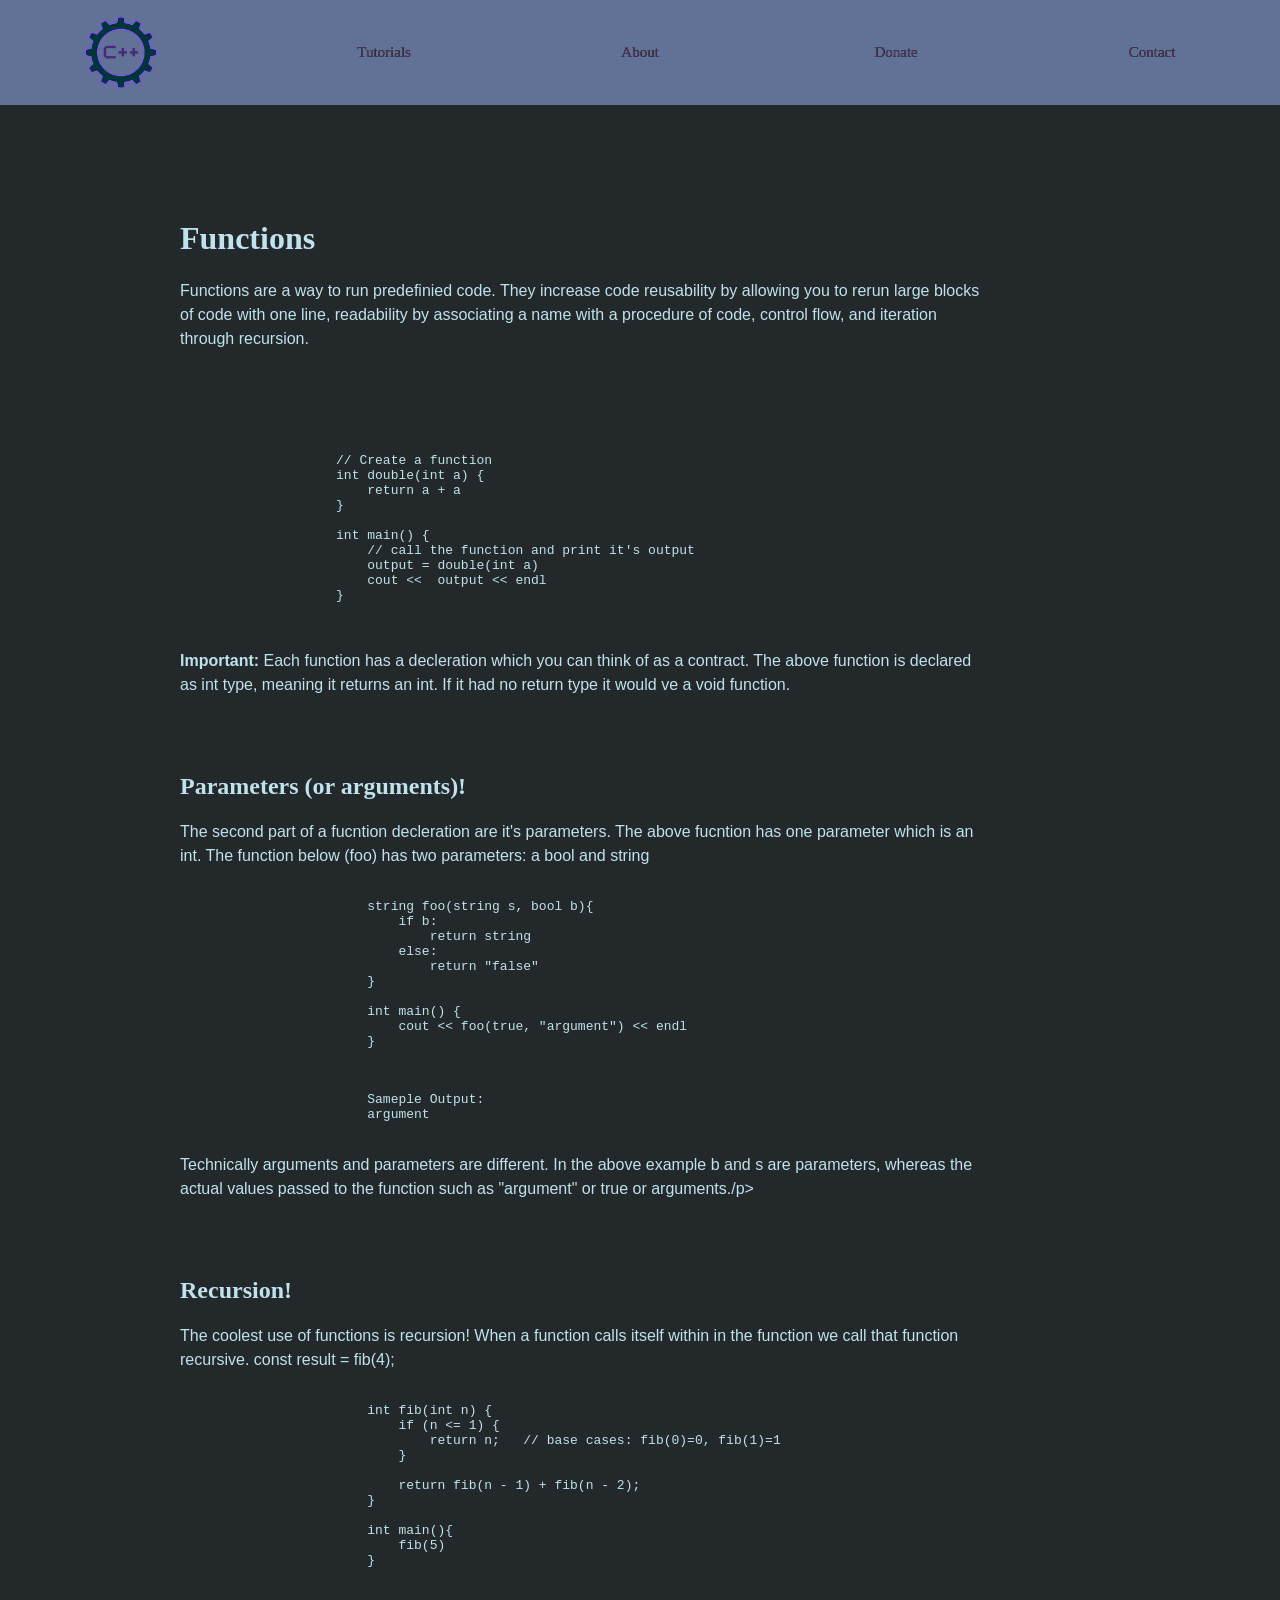
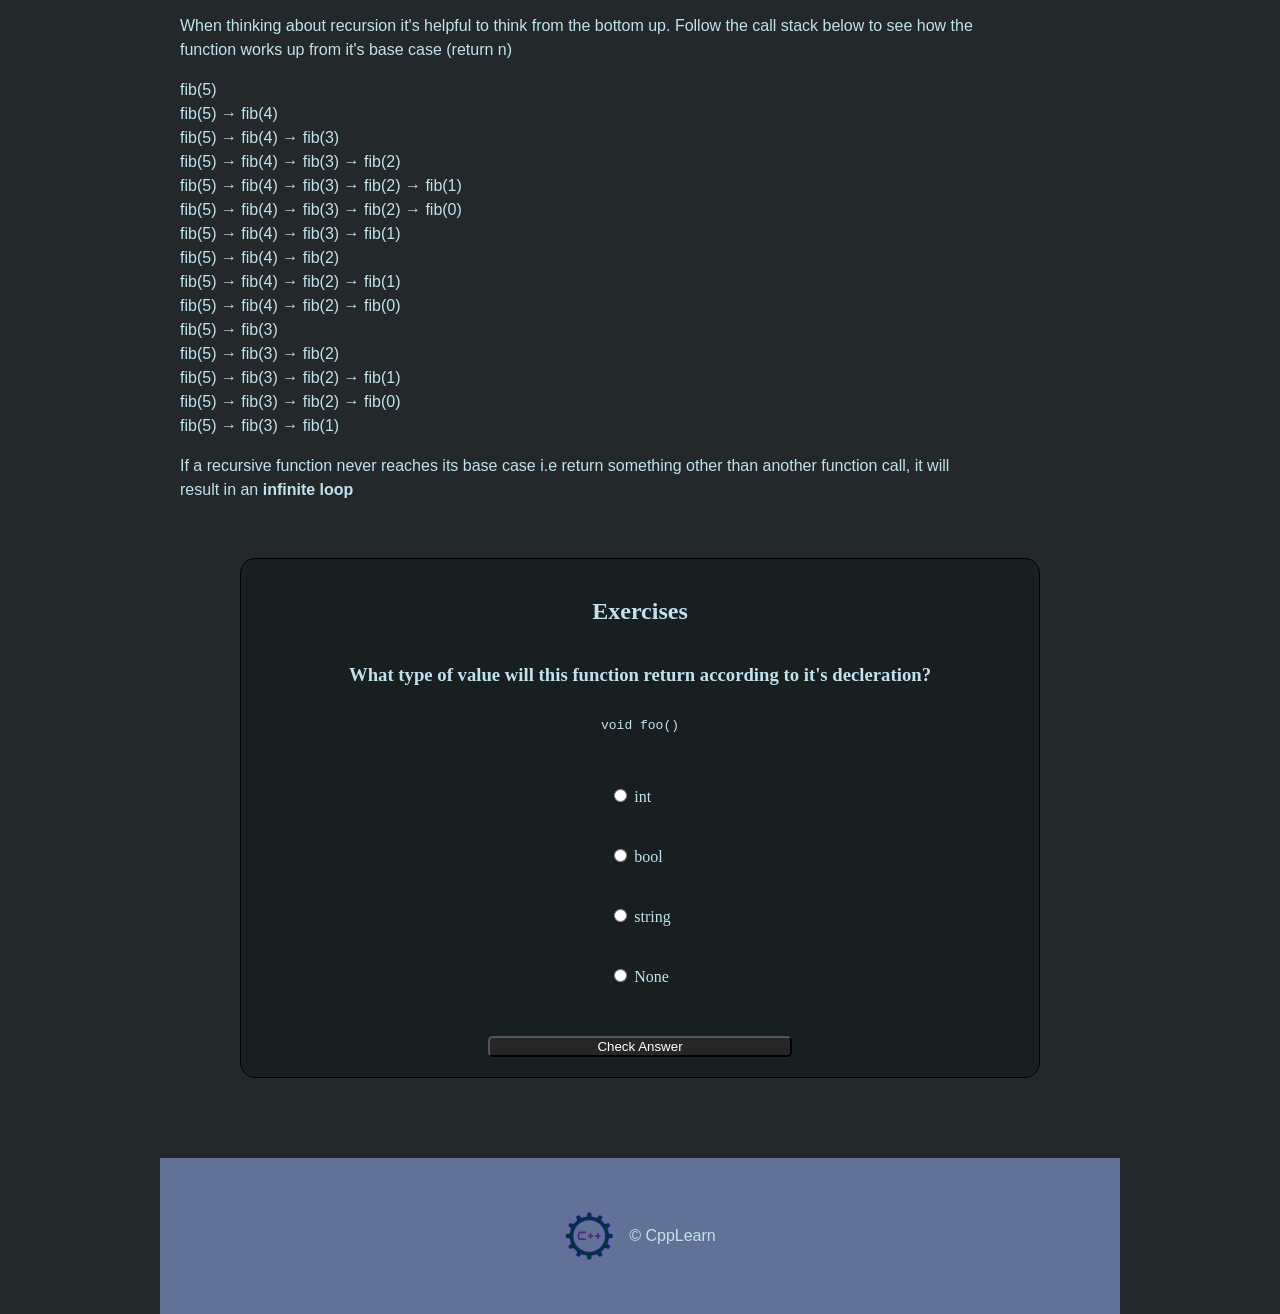
<file: pages/functions.html>
<!DOCTYPE html>
<html lang="en">
<!-- HEADER -->
<head>
    <meta charset="UTF-8">
    <meta name="viewport" content="width=device-width, initial-scale=1.0">
    <title> C++ Loops</title>
    <link rel="stylesheet" href="../css/styles.css">
    <link rel="icon" href="../images/logo.png" type="image/png">
    <style>
        html, body {
            overflow-x: hidden;
            width: 100%;
        }
        .page-wrapper {
            width: 100%;
            padding: 0 0 20px 0;
            margin: 0;
            overflow-x: hidden;
        }
        .loop-intro{
            border-bottom: 2px solid #627296;
            width: 100%;
            max-width: 800px;
        }
        #text {
            width: 100%;
            max-width: 1000px;
            margin: 0 auto;
            padding: 0 20px;
            box-sizing: border-box;
        }
        p {
            width: 100%;
            max-width: 800px;
            font-family: sans-serif;
            line-height: 1.5;
            margin-left: 0;
            margin-right: auto;

        }
        .code {
            border-radius: 5px;
            width: fit-content;  
            max-width: 100%;      
            min-width: 200px;     
            margin: 10px 0;      
            background-color: #1e2427;
            padding: 10px;
            overflow-x: auto;
        }
        button {
            margin-top: 10px;
            width: 40%;
            color: #fff;
            background-color: #262627;
            border-radius: 5px;
        }
        .quiz-code {
            max-width: 100%;
            overflow-x: auto;
        }
        .quiz-box {
            border: 1px solid #001;
            background-color: rgb(24, 31, 32);
            border-radius: 15px;
            width: 100%;
            max-width: 800px;
            height: auto;
            display: flex;
            flex-direction: column;
            align-items: center; 
            justify-content: center;
            padding: 20px;
            margin: 20px auto;
            box-sizing: border-box;
        }
        div {
            text-align: left;
        }
        code {
            padding: 10px;
            max-width: 75%;
        }
    </style>
</head>
<!-- HEADER -->


 

    



<body>
    <header>
        <!-- NAV BAR -->
        <nav class="navbar">
            <ul class="list" id="nav-bar">
                <li class="nav-box home">
                    <a class="nav-box home" href="../index.html"><img src="../images/logo.png" alt="Logo" class="logo" style="display: block; margin: 0 auto; height: 75px; width: auto; padding: 15px 25px 15px 10px;"></a></li>
                <li class="nav-box"><a class="nav-box" href="../pages/tutorials.html">Tutorials</a></li>
                <li class="nav-box"><a class="nav-box" href="../pages/aboutus.html">About</a></li>
                <li class="nav-box"><a class="nav-box" href="../pages/donate.html">Donate</a></li>
                <li class="nav-box"><a class="nav-box" href="../pages/contact.html">Contact</a></li>
            </ul>
          </nav>
        <!-- background image -->
        <!-- <img src="home.jpg" alt="neon-arcade" class="hero-image"> -->
    </header>    

    <div id="text">
        <div class="class-intro">
            <p class="paragraph">
            </p><br>
        </div>
        <div class=function-intro>
            <h1 id=donate-header>Functions</h1>
            <p class=paragraph>Functions are a way to run predefinied code.
                They increase code reusability by allowing you to rerun large blocks of code with one line, 
                readability by associating a name with a procedure of code, control flow, and iteration through recursion.
            </p><br>
        </div>
            <div id=base-function>
            <pre><code>
                    // Create a function
                    int double(int a) {
                        return a + a
                    }
                    
                    int main() {
                        // call the function and print it's output
                        output = double(int a)
                        cout <<  output << endl
                    }
                    
            </code></pre>
            <p> <strong> Important: </strong> Each function has a decleration which you can think of as a contract. 
                The above function is declared as int type, meaning it returns an int. If it had no return type it would ve a void function.
            </div>

            <div id="argspars">
             <h2> Parameters (or arguments)! </h2>
                <p> The second part of a fucntion decleration are it's parameters. The above fucntion has one parameter which is an int. The function below (foo) has two parameters:
                    a bool and string

                    </p>
                    <pre><code>
                        string foo(string s, bool b){
                            if b:
                                return string
                            else: 
                                return "false"
                        } 

                        int main() {
                            cout << foo(true, "argument") << endl
                        }
                    </pre></code>
                    <pre><code>
                        Sameple Output:
                        argument
                    </code></pre>

                    <p>Technically arguments and parameters are different. In the above example b and s are parameters, whereas the actual values passed to the function such as "argument" or true or arguments./p>
            </div>



            <div id="constructors">
                <h2> Recursion! </h2>
                <p>The coolest use of functions is recursion! When a function calls itself within in the function we call that function recursive. 
                
                    const result = fib(4);
                    
                    </p>
                    <pre><code>
                        int fib(int n) {
                            if (n <= 1) {
                                return n;   // base cases: fib(0)=0, fib(1)=1
                            }

                            return fib(n - 1) + fib(n - 2);
                        }

                        int main(){
                            fib(5)
                        }

                    </pre></code>

                    <p>When thinking about recursion it's helpful to think from the bottom up. Follow the call stack below to see how the function works up from it's base case (return n)</p>

                    <script>
                    function fib(n, stack = [], calls = {}) {
                        const currentStack = [...stack, `fib(${n})`];
                        const key = currentStack.join(" → ");
                    
                        calls[key] = { n: n };
                    
                        if (n <= 1) return { value: 1, calls };
                    
                        const left = fib(n - 1, currentStack, calls);
                        const right = fib(n - 2, currentStack, calls);
                    
                        return { value: left.value + right.value, calls };
                    }

                    // result is an associative array
                    result = fib(5);
                    
                    document.write('<p id="callstack">');
                    
                    for (const key in result.calls) {
                        document.write(key + "<br>");
                    }
                    
                    document.write('</p>');
                    </script>

                    <p class="warning">If a recursive function never reaches its base case i.e return something other than another function call, it will result in an <strong> infinite loop </strong> </p>

                    <div class="classes" id="exercises"></div>


           </div>

    <footer>
        <div id="footer">
            <img src="../images/logo.png" alt="c++" style="width: 50px;">
            <p>&copy; CppLearn</p>
        </div>
    </footer>
    <script src="https://code.jquery.com/jquery-3.7.1.min.js"></script>
    <script src="../js/functions.js"></script>
</body>
</html>
</file>
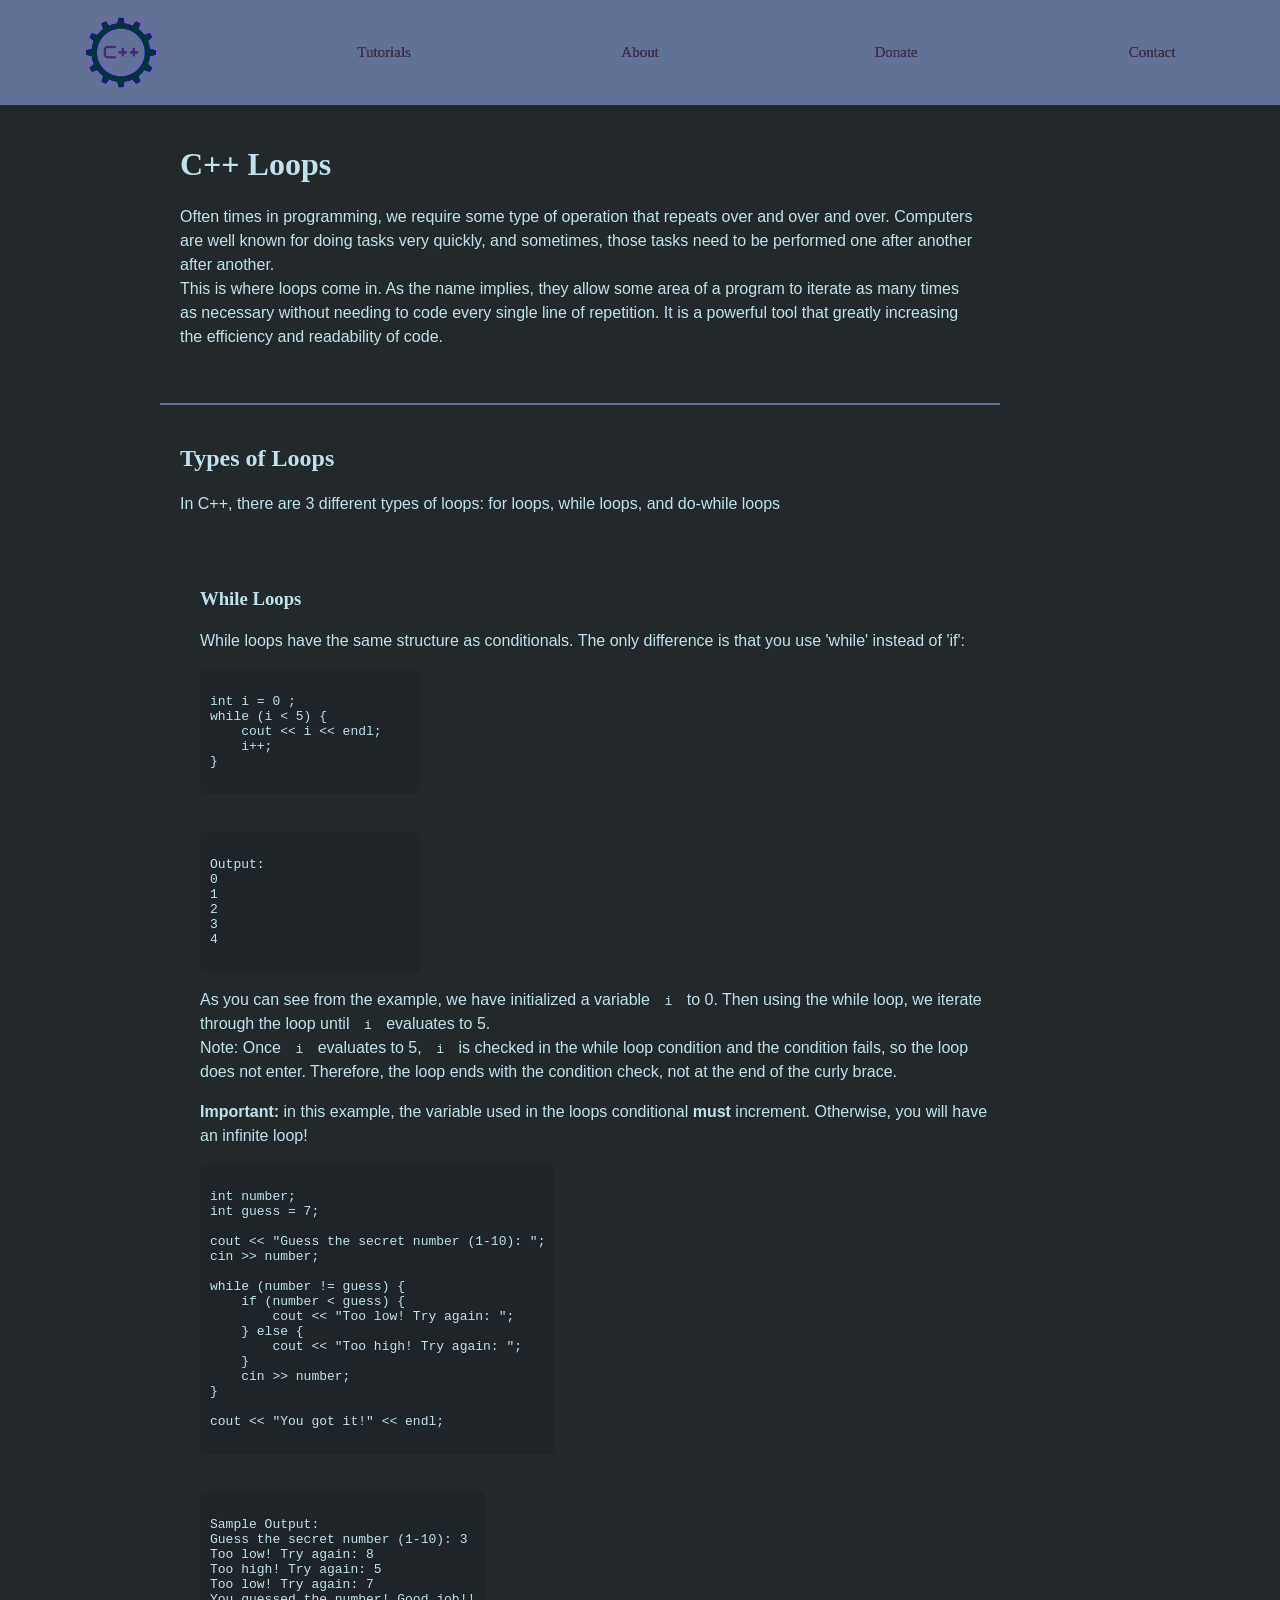
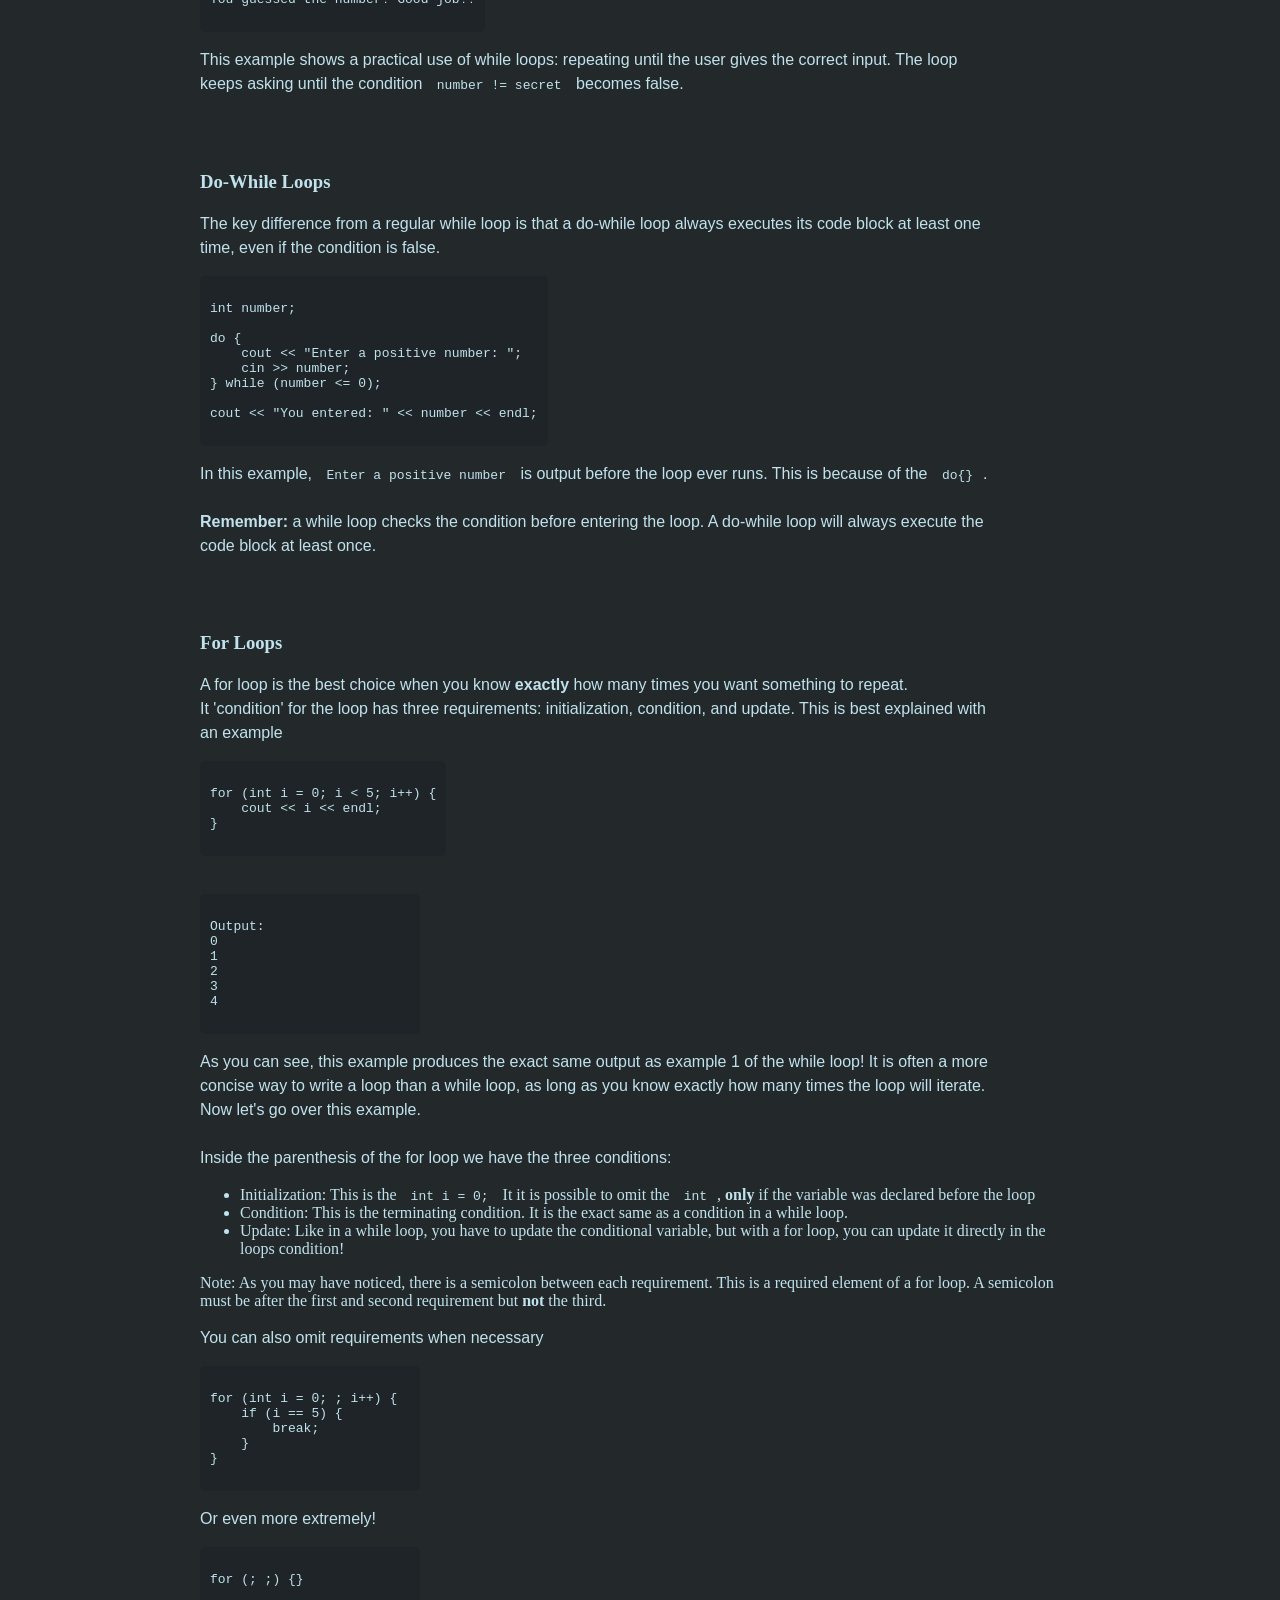
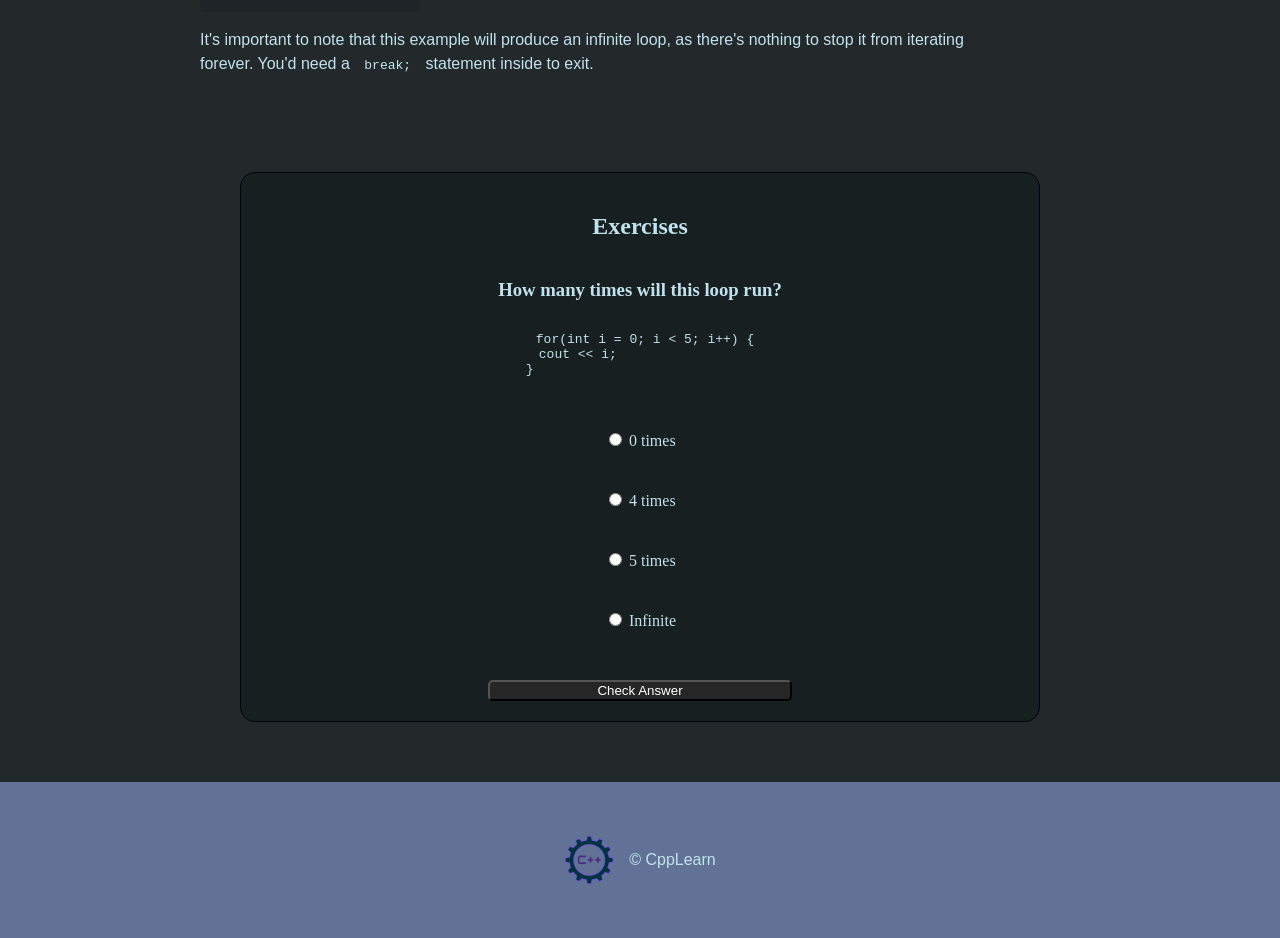
<file: pages/loops.html>
<!DOCTYPE html>
<html lang="en">
<!-- HEADER -->
<head>
    <meta charset="UTF-8">
    <meta name="viewport" content="width=device-width, initial-scale=1.0">
    <title> C++ Loops</title>
    <link rel="stylesheet" href="../css/styles.css">
    <link rel="icon" href="../images/logo.png" type="image/png">
    <!-- STYLE -->
    <style>
        html, body {
            overflow-x: hidden;
            width: 100%;
        }
        .page-wrapper {
            width: 100%;
            padding: 0 0 20px 0;
            margin: 0;
            overflow-x: hidden;
        }
        .loop-intro{
            border-bottom: 2px solid #627296;
            width: 100%;
            max-width: 800px;
        }
        #text {
            width: 100%;
            max-width: 1000px;
            margin: 0 auto;
            padding: 0 20px;
            box-sizing: border-box;
        }
        p {
            width: 100%;
            max-width: 800px;
            font-family: sans-serif;
            line-height: 1.5;
            margin-left: 0;
            margin-right: auto;

        }
        .code {
            border-radius: 5px;
            width: fit-content;  
            max-width: 100%;      
            min-width: 200px;     
            margin: 10px 0;      
            background-color: #1e2427;
            padding: 10px;
            overflow-x: auto;
        }
        button {
            margin-top: 10px;
            width: 40%;
            color: #fff;
            background-color: #262627;
            border-radius: 5px;
        }
        .quiz-code {
            max-width: 100%;
            overflow-x: auto;
        }
        .quiz-box {
            border: 1px solid #001;
            background-color: rgb(24, 31, 32);
            border-radius: 15px;
            width: 100%;
            max-width: 800px;
            height: auto;
            display: flex;
            flex-direction: column;
            align-items: center; 
            justify-content: center;
            padding: 20px;
            margin: 20px auto;
            box-sizing: border-box;
        }
        div {
            text-align: left;
        }
        code {
            padding: 10px;
            max-width: 75%;
        }
    </style>
</head>
<!-- HEADER -->
<body>
    <header>
        <!-- NAV BAR -->
        <nav class="navbar">
            <ul class="list" id="nav-bar">
                <li class="nav-box home">
                    <a class="nav-box home" href="../index.html"><img src="../images/logo.png" alt="Logo" class="logo" style="display: block; margin: 0 auto; height: 75px; width: auto; padding: 15px 25px 15px 10px;"></a></li>
                <li class="nav-box"><a class="nav-box" href="../pages/tutorials.html">Tutorials</a></li>
                <li class="nav-box"><a class="nav-box" href="../pages/aboutus.html">About</a></li>
                <li class="nav-box"><a class="nav-box" href="../pages/donate.html">Donate</a></li>
                <li class="nav-box"><a class="nav-box" href="../pages/contact.html">Contact</a></li>
            </ul>
        </nav>
    </header>    
    <!-- LOOPS TUTORIAL STARTS HERE -->
    <div id="text">
        <div class="loop-intro">
            <h1 id="donate-header">C++ Loops</h1>
            <p class="paragraph">Often times in programming, we require some type of operation that
                repeats over and over and over. Computers are well known for doing tasks very quickly,
                and sometimes, those tasks need to be performed one after another after another.<br>
                This is where loops come in. As the name implies, they allow some area of a program
                to iterate as many times as necessary without needing to code every single line of
                repetition. It is a powerful tool that greatly increasing the efficiency and readability
                of code. 
            </p><br>
        </div>
        <div id="loop-types">
            <h2>Types of Loops</h2>
            <p>In C++, there are 3 different types of loops: for loops, while loops, and do-while loops</p><br>
            <div class="loops" id="while-loop">
            <h3>While Loops</h3>
            <p>While loops have the same structure as conditionals. The only difference
                is that you use 'while' instead of 'if':
            </p>
                 <pre class="code"><code>
int i = 0 ;
while (i < 5) {
    cout << i << endl;
    i++;
}
                 </code></pre><br>
                 <pre class="code"><code>
Output:
0
1
2
3
4
                 </code></pre>
            <p>
                As you can see from the example, we have initialized a variable <code>i</code>
                to 0. Then using the while loop, we iterate through the loop until <code>i</code> 
                evaluates to 5. 
                <br>Note: Once <code>i</code> evaluates to 5, <code>i</code> is checked in the while loop condition
                and the condition fails, so the loop does not enter. Therefore, the loop
                ends with the condition check, not at the end of the curly brace.
            </p>
            <p class="warning"><strong>Important: </strong>in this example, the 
            variable used in the loops conditional <strong>must</strong> increment. 
            Otherwise, you will have an infinite loop!</p>
    
                <pre class="code"><code>
int number;
int guess = 7;

cout << "Guess the secret number (1-10): ";
cin >> number;

while (number != guess) {
    if (number < guess) {
        cout << "Too low! Try again: ";
    } else {
        cout << "Too high! Try again: ";
    }
    cin >> number;
}

cout << "You got it!" << endl;
                </code></pre><br>
                <pre class="code"><code>
Sample Output:
Guess the secret number (1-10): 3
Too low! Try again: 8
Too high! Try again: 5
Too low! Try again: 7
You guessed the number! Good job!!
                </code></pre>
            <p>This example shows a practical use of while loops: repeating until 
                the user gives the correct input. 
                The loop keeps asking until the condition <code>number != secret</code> 
                becomes false.</p>
            </div>
            <div class="loops" id="do-while">
                <h3>Do-While Loops</h3>
                <p>
                    The key difference from a regular while loop is that a do-while loop always executes 
                    its code block at least one time, even if the condition is false. 
                </p>
                    <pre class="code"><code>
int number;

do {
    cout << "Enter a positive number: ";
    cin >> number;
} while (number <= 0);

cout << "You entered: " << number << endl;
                    </code></pre>
                <p>In this example, <code>Enter a positive number</code> is output 
                before the loop ever runs. This is because of the <code>do{}</code>.<br><br>
                <strong>Remember:</strong> a while loop checks the condition before 
                entering the loop. A do-while loop will always execute the code block at 
                least once.
                </p>
            </div>
            <div class="loops" id="for">
                <h3>For Loops</h3>
                <p>A for loop is the best choice when you know <strong>exactly</strong> 
                    how many times you want something to repeat.<br>
                    It 'condition' for the loop has three requirements: 
                    initialization, condition, and update. This is best explained 
                    with an example
                </p>
                    <pre class="code"><code>
for (int i = 0; i < 5; i++) {
    cout << i << endl;
}
                    </code></pre><br>
                    <pre class="code"><code>
Output:
0
1
2
3
4
                    </code></pre>
                <p>As you can see, this example produces the exact same output as 
                    example 1 of the while loop! It is often a more concise way to write
                    a loop than a while loop, as long as you know exactly how many 
                    times the loop will iterate. Now let's go over this example.<br><br>
                    Inside the parenthesis of the for loop we have the three conditions:
                    <ul>
                        <li>Initialization: This is the <code>int i = 0;</code> It 
                            it is possible to omit the <code>int</code>, 
                            <strong>only</strong> if the variable was declared before
                            the loop
                        </li>
                        <li>Condition: This is the terminating condition. It is the 
                            exact same as a condition in a while loop.
                        </li>
                        <li>Update: Like in a while loop, you have to update 
                            the conditional variable, but with a for loop, you can
                            update it directly in the loops condition!
                        </li>
                    </ul>
                    Note: As you may have noticed, there is a semicolon between each 
                    requirement. This is a required element of a for loop. A semicolon 
                    must be after the first and second requirement but 
                    <strong>not</strong> the third.<br>
                </p>
                <p>You can also omit requirements when necessary</p>
                    <pre class="code"><code>
for (int i = 0; ; i++) {
    if (i == 5) {
        break;
    }
}
                    </code></pre>
                <p>Or even more extremely!</p>
                    <pre class="code"><code>
for (; ;) {}
                    </code></pre>
                <p>It's important to note that this example will produce an infinite
                    loop, as there's nothing to stop it from iterating forever.
                    You'd need a <code>break;</code> statement inside to exit.
                </p>
            </div>
        </div>
        <div class="loops" id="exercises"></div>
        </div>
    </div>
    <!-- FOOTER -->
    <footer>
        <div id="footer">
            <img src="../images/logo.png" alt="c++" style="width: 50px;">
            <p>&copy; CppLearn</p>
        </div>
    </footer>
    <script src="https://code.jquery.com/jquery-3.7.1.min.js"></script>
    <script src="../js/loops.js"></script>
</body>
</html>
</file>
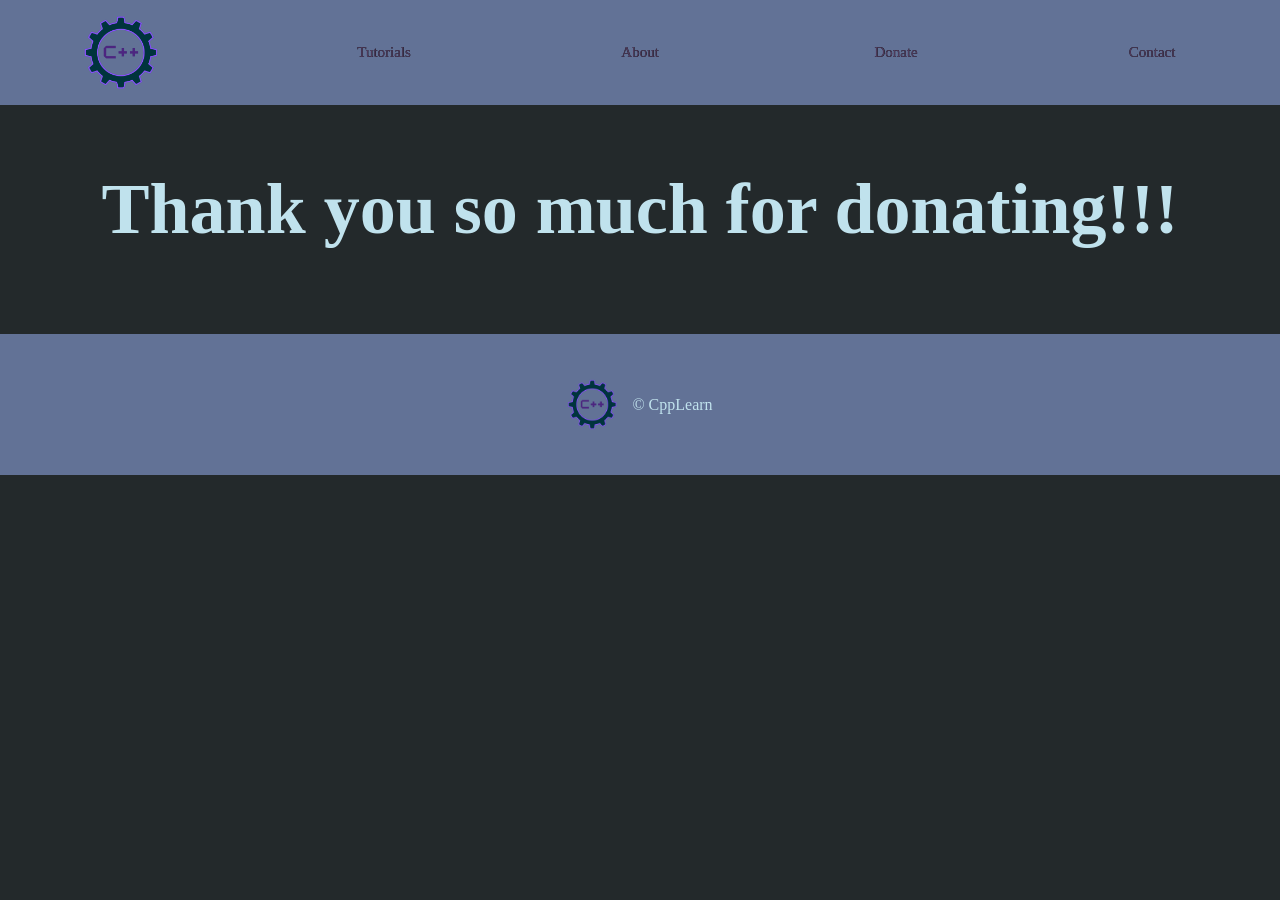
<file: pages/thankyou.html>
<!DOCTYPE html>
<html lang="en">
<!-- HEADER -->
<head>
    <meta charset="UTF-8">
    <meta name="viewport" content="width=device-width, initial-scale=1.0">
    <title>Donate</title>
    <link rel="stylesheet" href="../css/styles.css">
    <link rel="icon" href="../images/logo.png" type="image/png">
    <!-- STYLE -->
    <style>
        .hero-text h1, .shop {
          text-shadow: 2px 2px 0 #000;
        }
        div {
            padding: 15px;
        }
        .logo-container {
            background-color: #627296;
        }
        body {
            color: #c0e2ed;
            background-color: #23292b;
        }
        #thanks {
            font-size: 36px;
            text-align: center;
        }
    </style>
      </style>
</head>
<!-- HEADER -->

<body>
    <header>
        <!-- NAV BAR -->
        <nav class="navbar">
            <ul class="list" id="nav-bar">
                <li class="nav-box home">
                    <a class="nav-box home" href="../index.html"><img src="../images/logo.png" alt="Logo" class="logo" style="display: block; margin: 0 auto; height: 75px; width: auto; padding: 15px 25px 15px 10px;"></a></li>
                <li class="nav-box"><a class="nav-box" href="../pages/tutorials.html">Tutorials</a></li>
                <li class="nav-box"><a class="nav-box" href="../pages/aboutus.html">About</a></li>
                <li class="nav-box"><a class="nav-box" href="../pages/donate.html">Donate</a></li>
                <li class="nav-box"><a class="nav-box" href="../pages/contact.html">Contact</a></li>
            </ul>
          </nav>
    </header>    

    <div id="thanks">
        <h1>Thank you so much for donating!!!</h1>
    </div>

    <!-- FOOTER -->
    <footer>
        <div id="footer">
            <img src="../images/logo.png" alt="c++" style="width: 50px;">
            <p>&copy; CppLearn</p>
        </div>
    </footer>
    <script src="https://code.jquery.com/jquery-3.7.1.min.js"></script>
    <script src="../js/donate.js"></script>
</body>
</html>
</file>
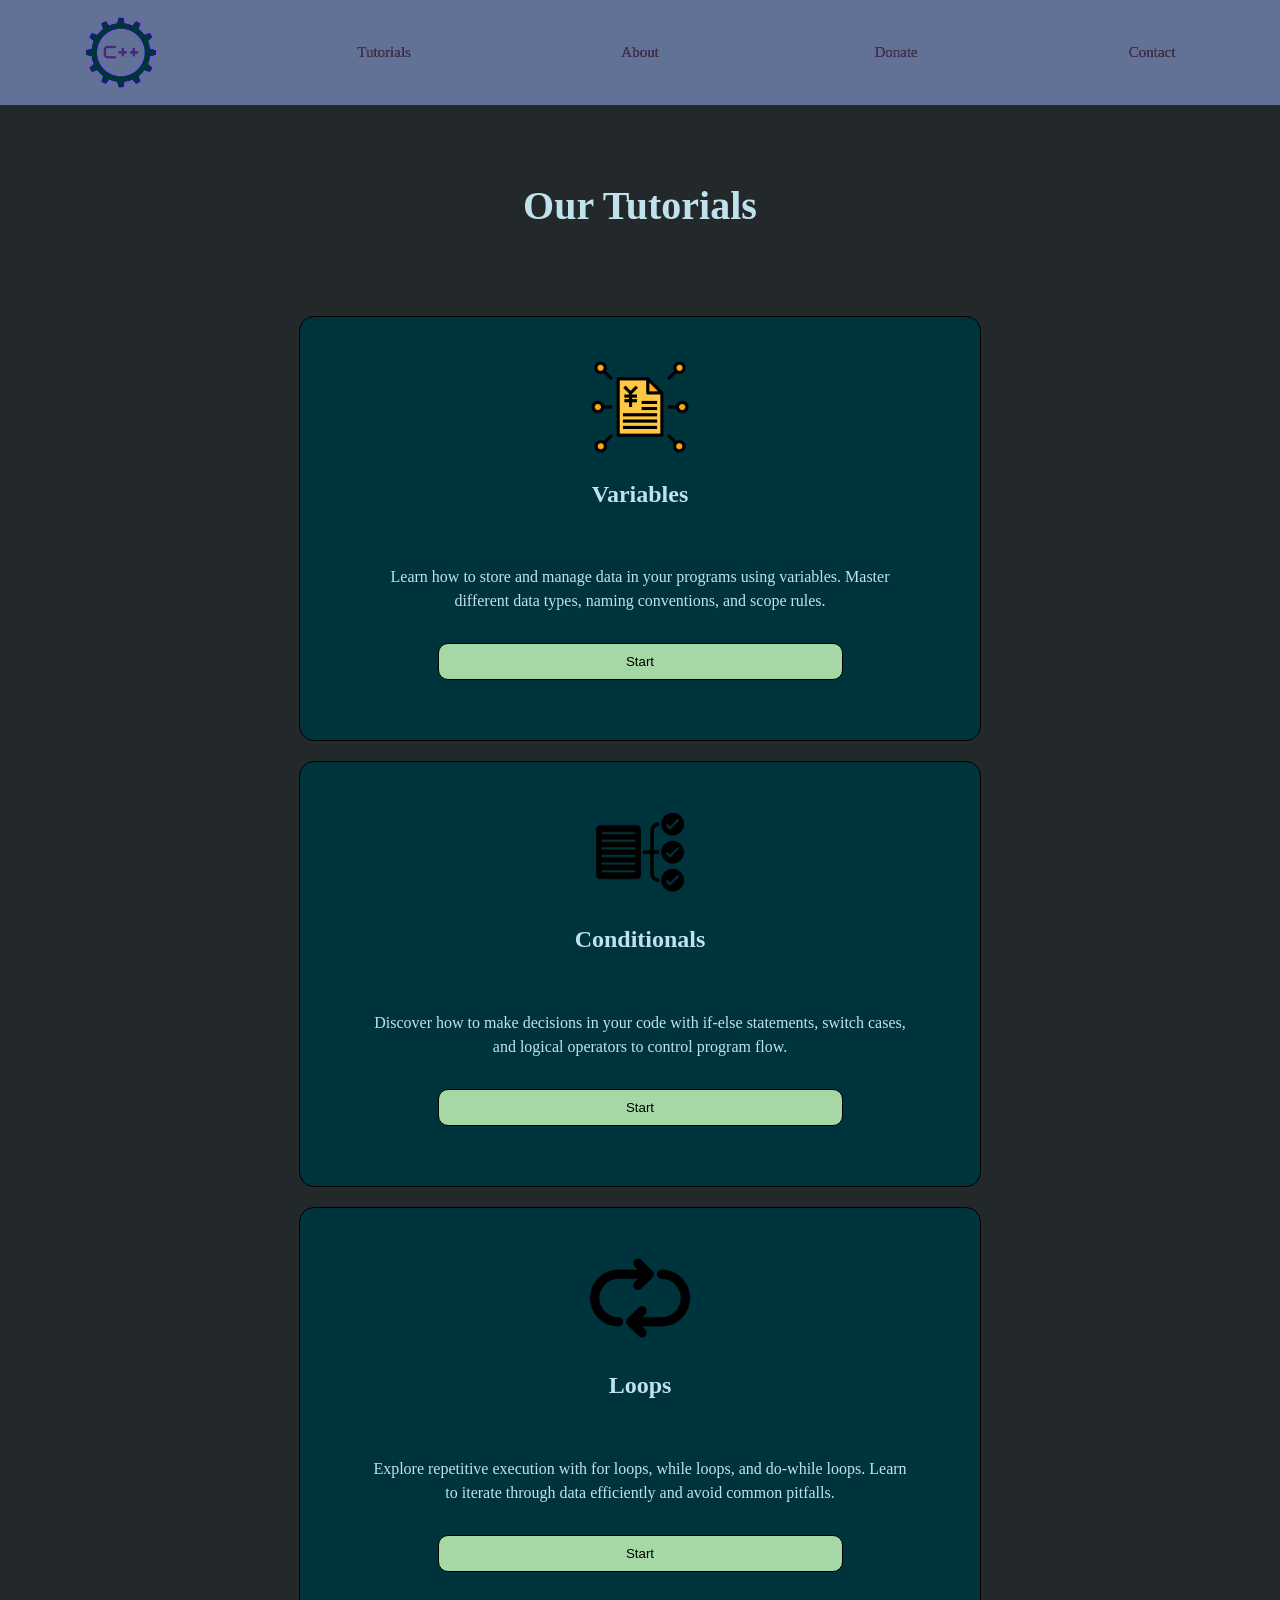
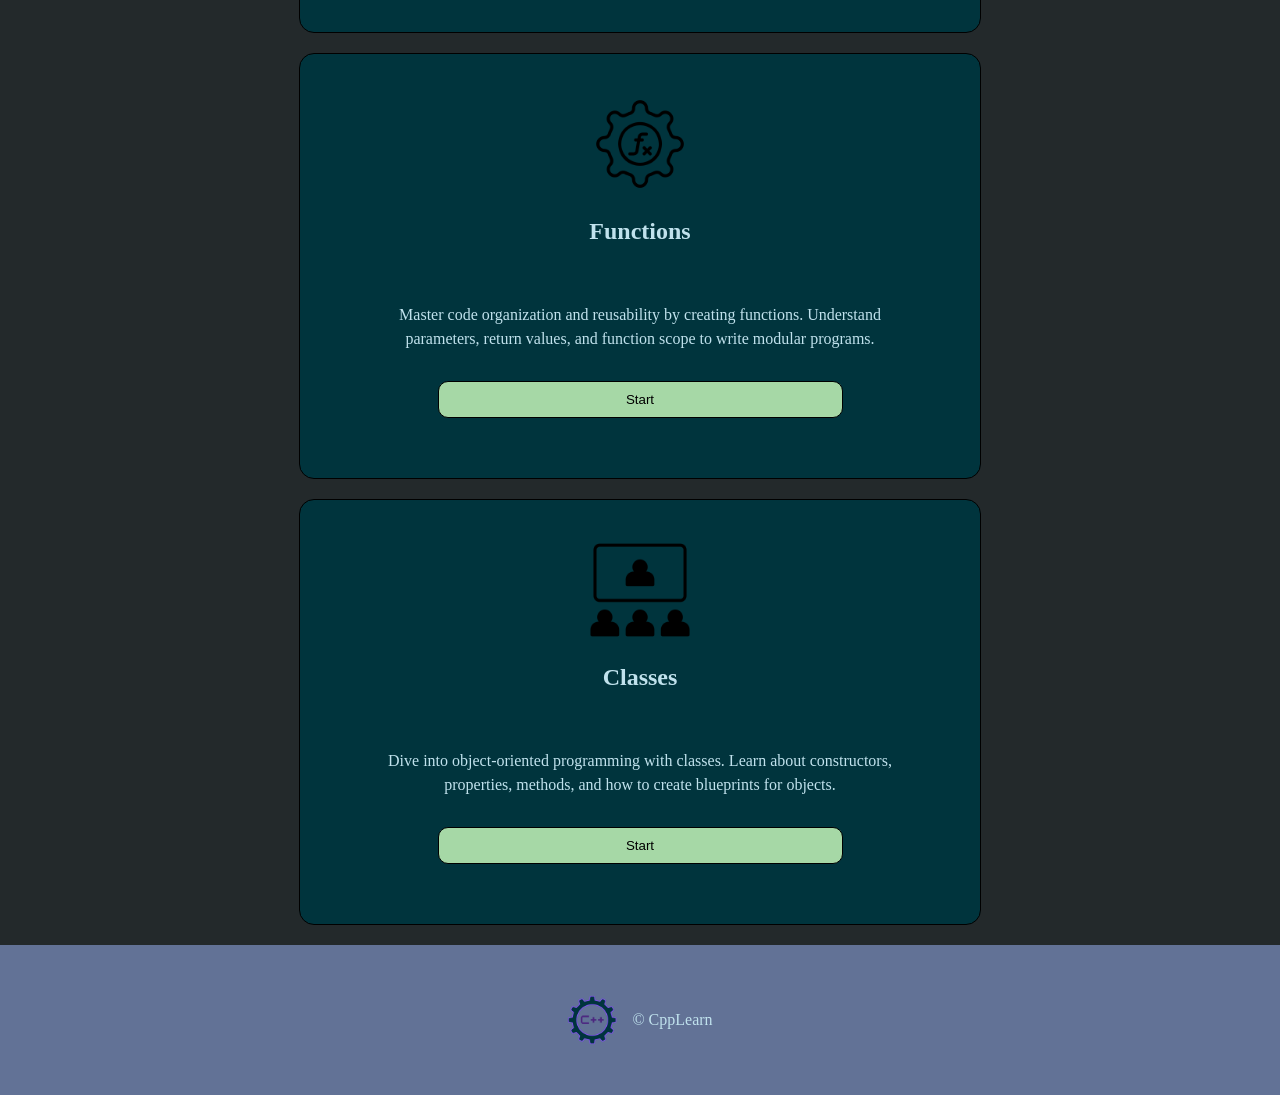
<file: pages/tutorials.html>
<!DOCTYPE html>
<html lang="en">
<!-- HEADER -->
<head>
    <meta charset="UTF-8">
    <meta name="viewport" content="width=device-width, initial-scale=1.0">
    <title>Tutorials</title>
    <link rel="stylesheet" href="../css/styles.css">
    <link rel="icon" href="../images/logo.png" type="image/png">
    <script src="https://code.jquery.com/jquery-3.6.0.min.js"></script>
    <!-- STYLE -->
    <style>
        header {
            width: 100%;
            background-color: #627296;
        }

        .nav-bar {
            width: 100%;
        }

        h1 {
            text-align: center;
            font-size: 40px;
            padding-top: 50px;

        }

        .grid {
            border: 5px solid #000;
            background-color: rgb(220, 164, 164);
            width: 100%;
            padding: 5px 0 5px 0px;
            margin-bottom: 10px;
            border-radius: 10px;
        }

        div {
            text-align: center;
            justify-content: center;
        }

        .cell {
            width: 50%;
            margin: 20px auto;
            border: 1px solid #000;
            background-color: #00343d;
            border-radius: 15px;
            padding: 20px;
            display: flex;
            flex-direction: column;
            justify-content: center;
            align-items: center;
            
        }

        .button {
            border: 1px solid #000;
            background-color: rgb(166, 216, 166);
            width: 75%;
            padding: 10px;
            margin: 30px 0 0 0;
            border-radius: 10px;
        }

        .image {
            width: 100px;
            height: auto;
            margin-top: 10px auto;
        }

        .descrip {
            width: 90%;
            text-align: center;
            padding: 10px;
            margin: 10px auto;
            margin-bottom: 10px;
            line-height: 1.5;
        }

        /* RESPONSIVE */
        @media screen and (max-width: 600px) {
            .cell {
                width: 80%;
            }
            
            .image {
                width: 70px;
            }
            
            .descrip {
                width: 95%;
                padding: 5px;
                margin: 5px auto;
                line-height: 1.4; 
            }
            
            .button {
                width: 90%;
            }
}
    </style>
</head>
<body>
    <!-- HEADER -->
    <header>
        <nav class="navbar">
            <ul class="list" id="nav-bar">
                <li class="nav-box home">
                    <a class="nav-box home" href="../index.html"><img src="../images/logo.png" alt="Logo" class="logo" style="display: block; margin: 0 auto; height: 75px; width: auto; padding: 15px 25px 15px 10px;"></a></li>
                <li class="nav-box"><a class="nav-box" href="../pages/tutorials.html">Tutorials</a></li>
                <li class="nav-box"><a class="nav-box" href="../pages/aboutus.html">About</a></li>
                <li class="nav-box"><a class="nav-box" href="../pages/donate.html">Donate</a></li>
                <li class="nav-box"><a class="nav-box" href="../pages/contact.html">Contact</a></li>
            </ul>
        </nav>
    </header>
    <h1 class="head">Our Tutorials</h1>
    <div id="grid"></div>
    <script src="../js/tutorials.js"></script>

    <!-- FOOTER -->
    <footer>
        <div id="footer">
            <img src="../images/logo.png" alt="c++" style="width: 50px;">
            <p>&copy; CppLearn</p>
        </div>
    </footer>
</body>
</html>
</file>
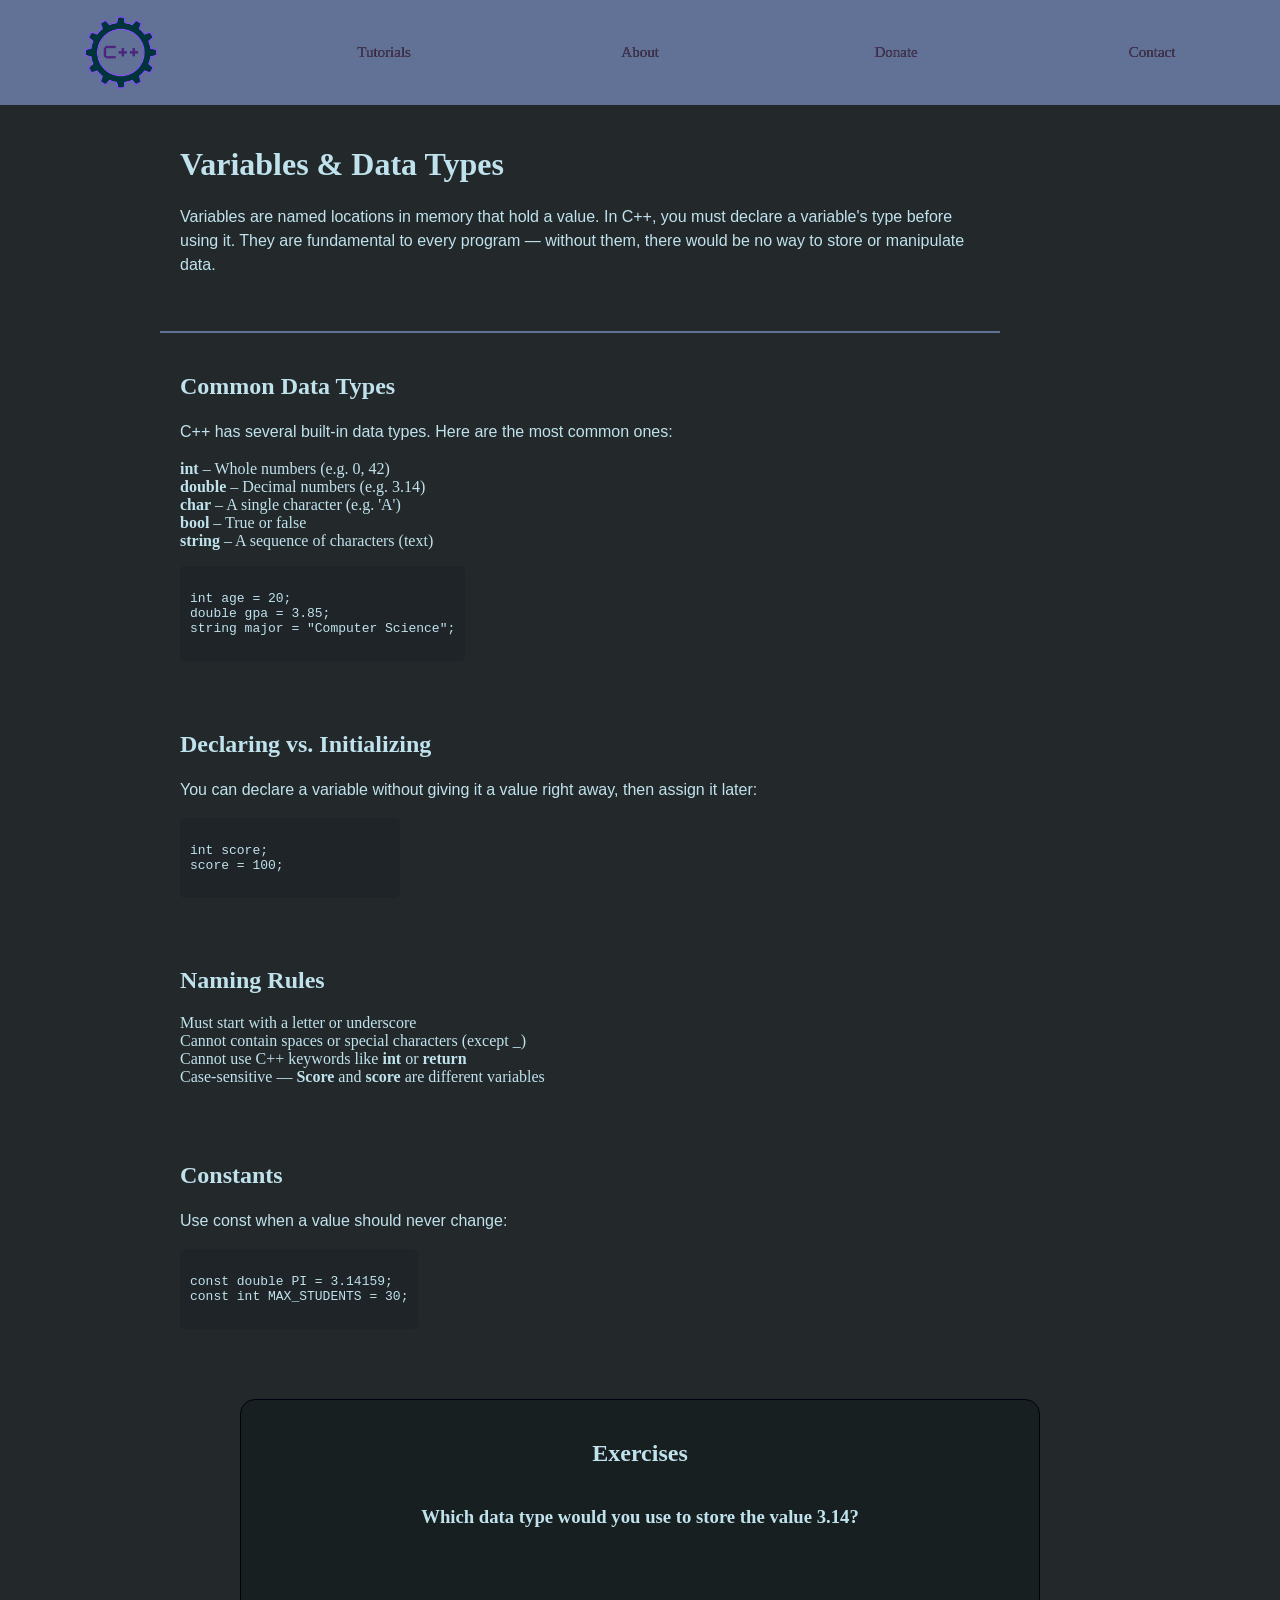
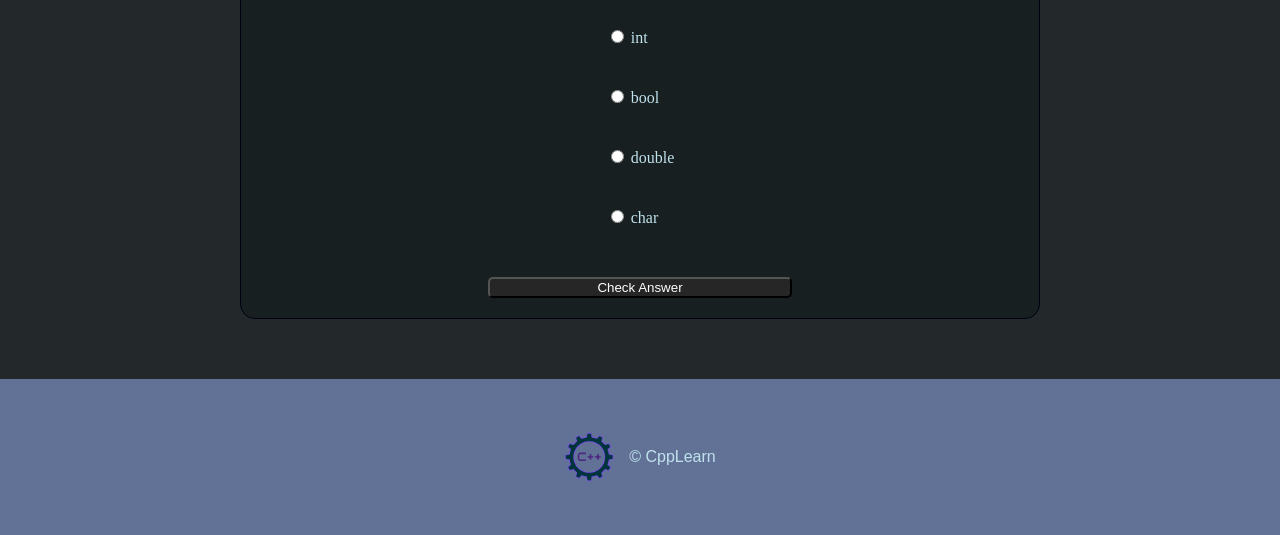
<file: pages/variables.html>
<!DOCTYPE html>
<html lang="en">
<head>
  <meta charset="UTF-8" />
  <meta name="viewport" content="width=device-width, initial-scale=1.0" />
  <title>LearnC++ – Variables</title>
  <link rel="stylesheet" href="../css/styles.css" />
  <link rel="icon" href="../images/logo.png" type="image/png">
  <style>
    html, body {
      overflow-x: hidden;
      width: 100%;
    }
    .page-wrapper {
      width: 100%;
      padding: 0 0 20px 0;
      margin: 0;
      overflow-x: hidden;
    }
    .class-intro {
      border-bottom: 2px solid #627296;
      width: 100%;
      max-width: 800px;
    }
    #text {
      width: 100%;
      max-width: 1000px;
      margin: 0 auto;
      padding: 0 20px;
      box-sizing: border-box;
    }
    p {
      width: 100%;
      max-width: 800px;
      font-family: sans-serif;
      line-height: 1.5;
      margin-left: 0;
      margin-right: auto;
    }
    .code {
      border-radius: 5px;
      width: fit-content;
      max-width: 100%;
      min-width: 200px;
      margin: 10px 0;
      background-color: #1e2427;
      padding: 10px;
      overflow-x: auto;
    }
    button {
      margin-top: 10px;
      width: 40%;
      color: #fff;
      background-color: #262627;
      border-radius: 5px;
    }
    .quiz-code {
      max-width: 100%;
      overflow-x: auto;
    }
    .quiz-box {
      border: 1px solid #001;
      background-color: rgb(24, 31, 32);
      border-radius: 15px;
      width: 100%;
      max-width: 800px;
      height: auto;
      display: flex;
      flex-direction: column;
      align-items: center;
      justify-content: center;
      padding: 20px;
      margin: 20px auto;
      box-sizing: border-box;
    }
    div {
      text-align: left;
    }
    code {
      padding: 10px;
      max-width: 75%;
    }
    footer {
      width: 100%;
      display: flex;
      justify-content: center;
    }
  </style>
</head>
<body>
  <header>
    <nav class="navbar">
      <ul class="list" id="nav-bar">
        <li class="nav-box home">
          <a class="nav-box home" href="../index.html"><img src="../images/logo.png" alt="Logo" class="logo" style="display: block; margin: 0 auto; height: 75px; width: auto; padding: 15px 25px 15px 10px;"></a>
        </li>
        <li class="nav-box"><a class="nav-box" href="../pages/tutorials.html">Tutorials</a></li>
        <li class="nav-box"><a class="nav-box" href="../pages/aboutus.html">About</a></li>
        <li class="nav-box"><a class="nav-box" href="../pages/donate.html">Donate</a></li>
        <li class="nav-box"><a class="nav-box" href="../pages/contact.html">Contact</a></li>
      </ul>
    </nav>
  </header>

  <div id="text">
    <div class="class-intro">
      <h1>Variables &amp; Data Types</h1>
      <p class="paragraph">Variables are named locations in memory that hold a value. In C++, you must declare a variable's type before using it. They are fundamental to every program — without them, there would be no way to store or manipulate data.</p><br>
    </div>

    <div id="common-types">
      <h2>Common Data Types</h2>
      <p>C++ has several built-in data types. Here are the most common ones:</p>
      <ul style="list-style: none; padding: 0;">
        <li><strong>int</strong> – Whole numbers (e.g. 0, 42)</li>
        <li><strong>double</strong> – Decimal numbers (e.g. 3.14)</li>
        <li><strong>char</strong> – A single character (e.g. 'A')</li>
        <li><strong>bool</strong> – True or false</li>
        <li><strong>string</strong> – A sequence of characters (text)</li>
      </ul>
      <pre class="code"><code>
int age = 20;
double gpa = 3.85;
string major = "Computer Science";
      </code></pre>
    </div>

    <div id="declaring">
      <h2>Declaring vs. Initializing</h2>
      <p>You can declare a variable without giving it a value right away, then assign it later:</p>
      <pre class="code"><code>
int score;
score = 100;
      </code></pre>
    </div>

    <div id="naming-rules">
      <h2>Naming Rules</h2>
      <ul style="list-style: none; padding: 0;">
        <li>Must start with a letter or underscore</li>
        <li>Cannot contain spaces or special characters (except _)</li>
        <li>Cannot use C++ keywords like <strong>int</strong> or <strong>return</strong></li>
        <li>Case-sensitive — <strong>Score</strong> and <strong>score</strong> are different variables</li>
      </ul>
    </div>

    <div id="constants">
      <h2>Constants</h2>
      <p>Use const when a value should never change:</p>
      <pre class="code"><code>
const double PI = 3.14159;
const int MAX_STUDENTS = 30;
      </code></pre>
    </div>

    <div id="exercises"></div>

  </div>

  <footer>
    <div id="footer">
        <img src="../images/logo.png" alt="c++" style="width: 50px;">
        <p>&copy; CppLearn</p>
    </div>
</footer>

  <script src="https://code.jquery.com/jquery-3.7.1.min.js"></script>
  <script src="../js/variables.js"></script>
</body>
</html>
</file>
<file: css/styles.css>
body {
    margin: 0;
    color: #c0e2ed;
    background-color: #23292b;
}

.hero-text h1 {
    text-shadow: 2px 2px 0 #000;
  }

.logo-container {
    background-color: #627296;
}

#text {
    padding: 0 50px 0 50px;
}

div {
    padding: 20px;
    text-align: center;
}

.logo {
    width: 45px;
}

#nav-bar {
    list-style-type: none;
    margin: 0;
    padding: 0;
    background-color: #627296;
    display: flex;
    font-size: 15px;
    text-shadow: 0.1px 0.1px #000;
}

.nav-box {
    width: 100%;
    padding: 0;
    display: inline-block;
    margin: 0;
    min-height: 60px;
    vertical-align: top;
    box-sizing: border-box;
    position: relative;
    text-align: center;
    display: flex; 
    align-items: center; 
    justify-content: center;
    color: #4f3b5c;
    text-decoration: none;
}

.nav-box:hover {
    background-color: #6a7c83;
    color: #FFF;
}

.nav-box a:visited {
    color: #fff;
}

.nav-box.home:hover {
    background-color: #627296;
}

footer {
    text-align: center;
    background-color: #627296;
    padding: 30px 0 30px;
    margin-top: 20px;
    width: 100%;
    display: flex;
    justify-content: center;
}

#footer {
    display: flex;
    justify-content: center;
    align-items: center;
    gap: 15px;
}

button[onclick="showQuiz()"] {
    display: block;
    margin: 20px auto;
}
</file>
